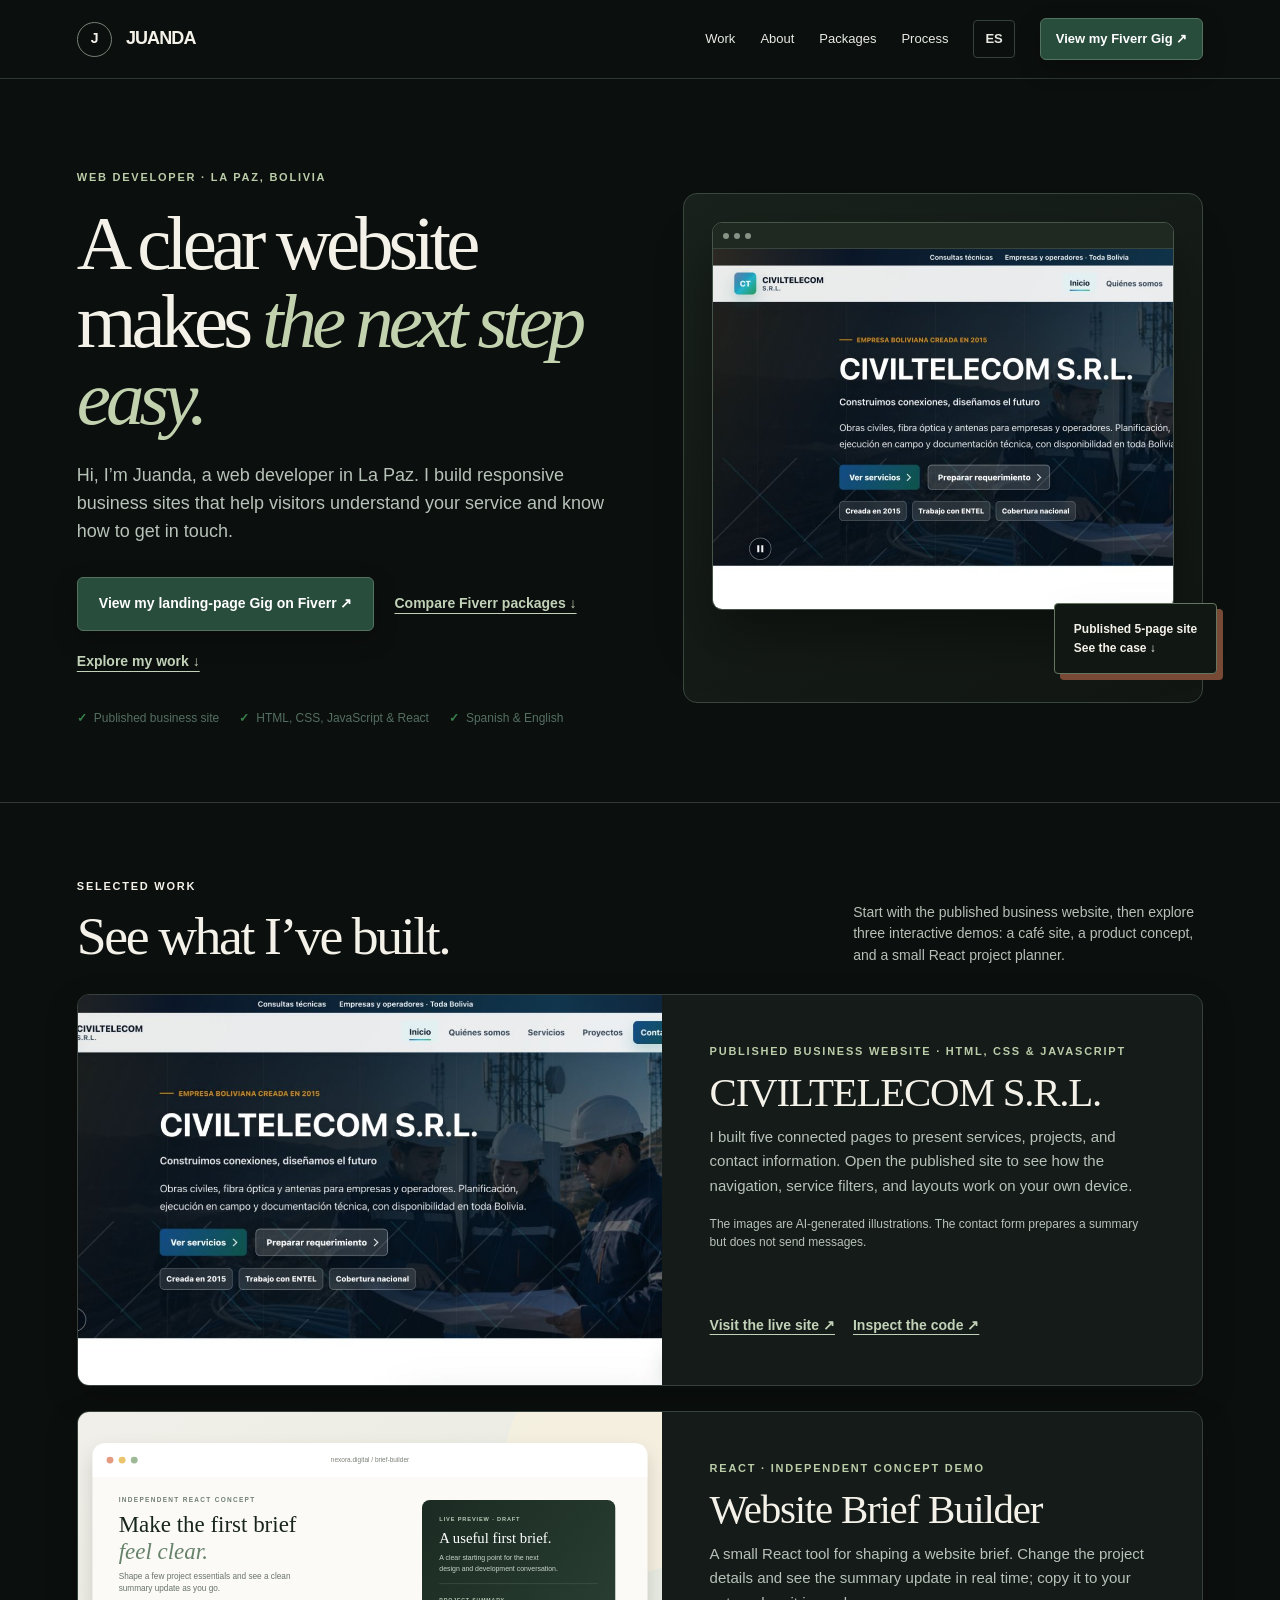
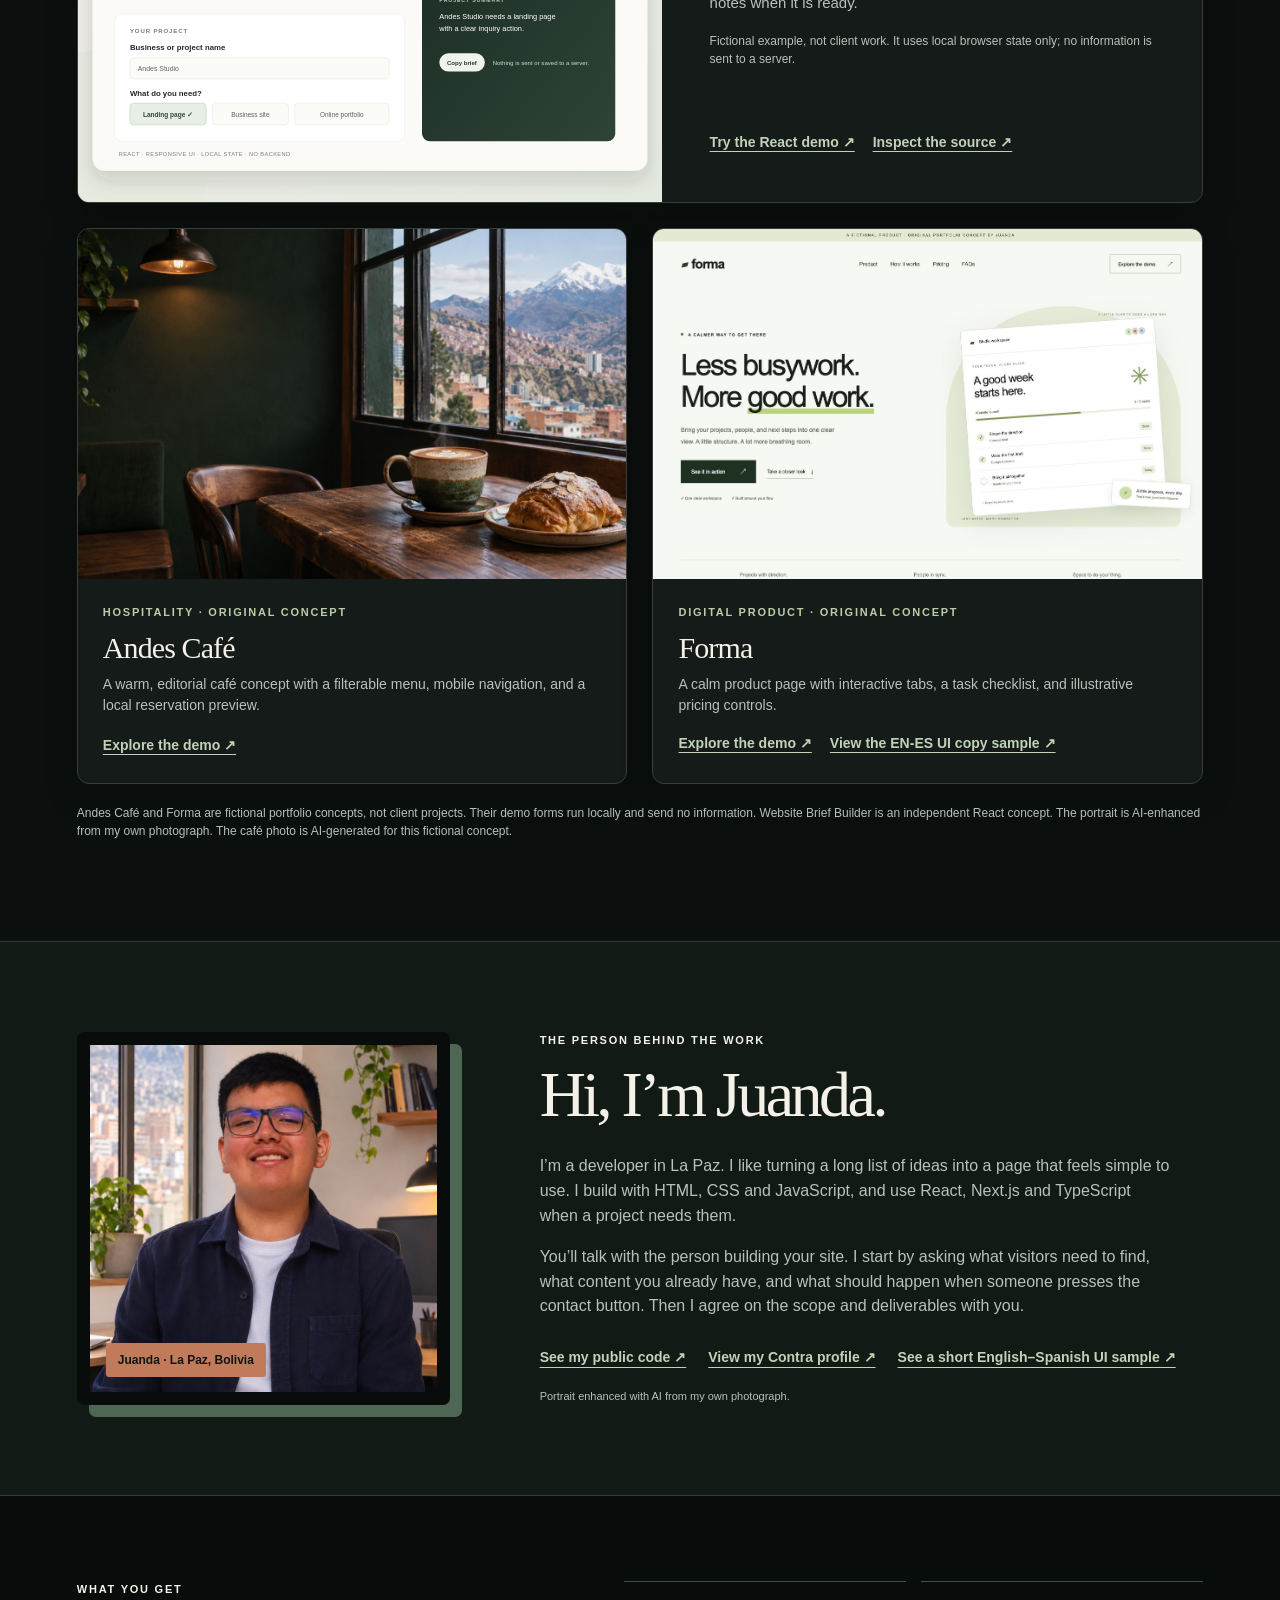
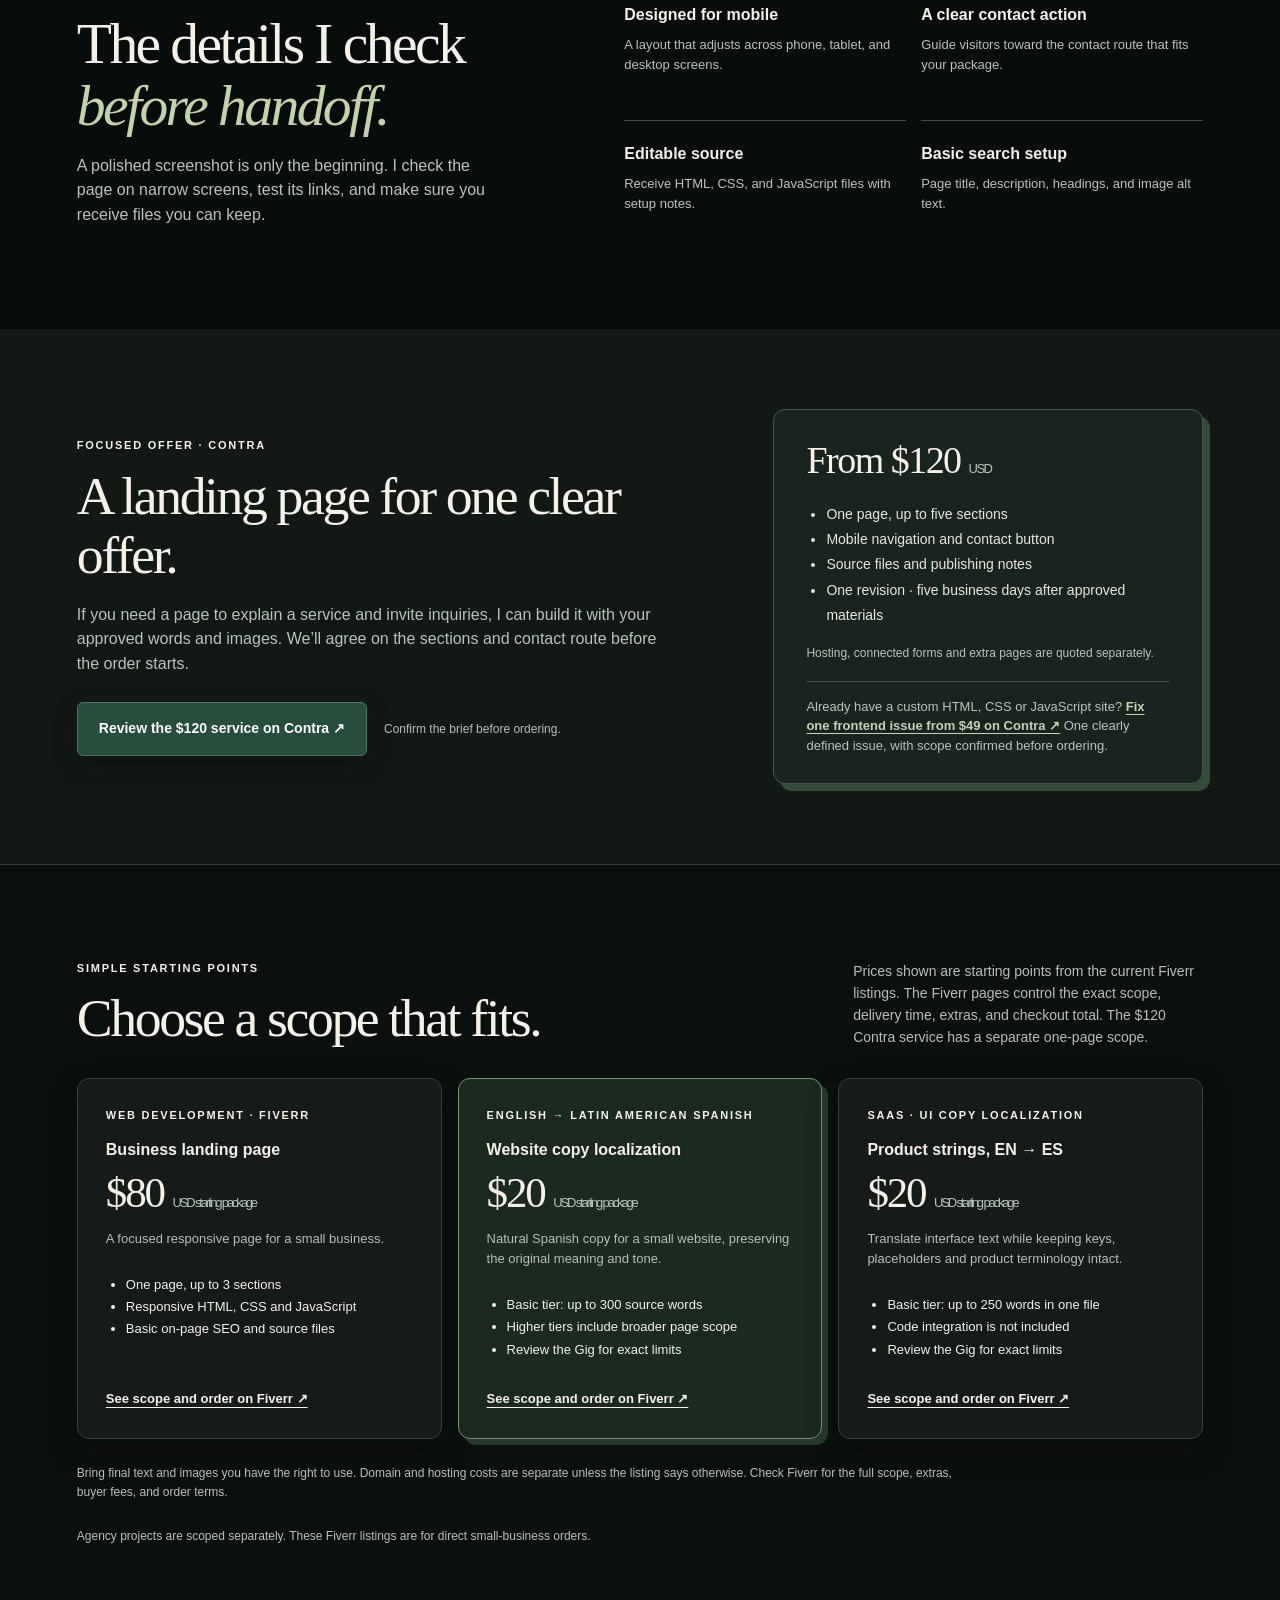
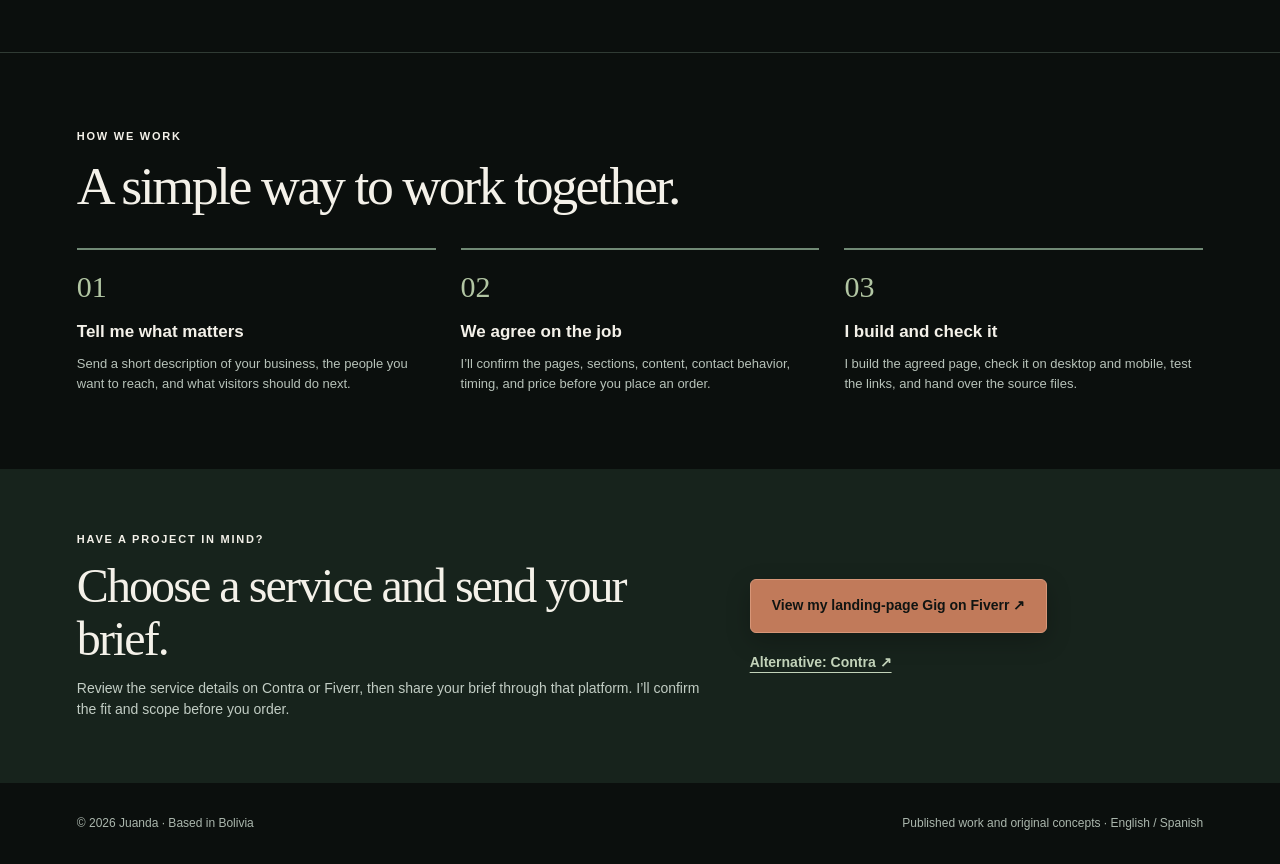
<file: index.html>
<!doctype html>
<html lang="en">
<head>
  <meta charset="utf-8">
  <meta name="viewport" content="width=device-width,initial-scale=1">
  <meta name="theme-color" content="#0d110f">
  <meta name="description" content="Meet Juanda, a web developer in Bolivia. Explore a published business website, three original interactive demos including a React concept, and clear landing-page services.">
  <meta property="og:title" content="Juanda | Websites built with care">
  <meta property="og:description" content="Real work, clear scope, and a direct way to talk about your website.">
  <meta property="og:type" content="website">
  <meta property="og:image" content="https://juanda832.github.io/juanda-portrait-2026.jpg">
  <meta property="og:url" content="https://juanda832.github.io/">
  <link rel="canonical" href="https://juanda832.github.io/">
  <link rel="alternate" hreflang="en" href="https://juanda832.github.io/">
  <link rel="alternate" hreflang="es" href="https://juanda832.github.io/es.html">
  <title>Juanda | Websites and frontend work</title>
  <link rel="icon" href="favicon.svg" type="image/svg+xml">
  <link rel="stylesheet" href="style.css">
</head>
<body>
  <header><div class="wrap nav"><a class="brand" href="#top"><span>J</span> JUANDA</a><nav class="navlinks" aria-label="Main navigation"><a href="#work">Work</a><a href="#about">About</a><a href="#packages">Packages</a><a href="#process">Process</a><a class="langlink" href="es.html" lang="es" hreflang="es" aria-label="Ver esta página en español">ES</a><a class="smallcta" href="https://www.fiverr.com/juanda812/build-a-responsive-landing-page-for-your-small-business" target="_blank" rel="noopener noreferrer">View my Fiverr Gig ↗</a></nav><details class="mobileNav"><summary>Menu</summary><div class="mobileNavPanel"><a href="#work">Work</a><a href="#about">About</a><a href="#packages">Packages</a><a href="#process">Process</a></div></details></div></header>
  <main id="top">
    <div class="wrap hero"><div><div class="eyebrow">Web developer · La Paz, Bolivia</div><h1>A clear website makes <em>the next step easy.</em></h1><p>Hi, I’m Juanda, a web developer in La Paz. I build responsive business sites that help visitors understand your service and know how to get in touch.</p><div class="actions"><a class="button" href="https://www.fiverr.com/juanda812/build-a-responsive-landing-page-for-your-small-business" target="_blank" rel="noopener noreferrer">View my landing-page Gig on Fiverr ↗</a><a class="textlink" href="#packages">Compare Fiverr packages ↓</a><a class="textlink" href="#work">Explore my work ↓</a></div><div class="proof"><span>Published business site</span><span>HTML, CSS, JavaScript &amp; React</span><span>Spanish &amp; English</span></div></div><div class="heroVisual"><div class="window"><div class="windowTop" aria-hidden="true"><i></i><i></i><i></i></div><img src="civiltelecom-site.png" alt="Screenshot of the published CIVILTELECOM business website"></div><div class="visualTag">Published 5-page site<br>See the case ↓</div></div></div>
    <section class="work" id="work"><div class="wrap"><div class="sectionTop"><div><div class="eyebrow">Selected work</div><h2>See what I’ve built.</h2></div><p>Start with the published business website, then explore three interactive demos: a café site, a product concept, and a small React project planner.</p></div><div class="projects"><article class="project featuredProject"><a href="https://juanda832.github.io/civiltelecom/" target="_blank" rel="noopener noreferrer" aria-label="Open the published CIVILTELECOM website"><img src="civiltelecom-site.png" loading="lazy" alt="Screenshot of the published CIVILTELECOM home page"></a><div class="projectBody"><div><div class="eyebrow">Published business website · HTML, CSS &amp; JavaScript</div><h3>CIVILTELECOM S.R.L.</h3><p>I built five connected pages to present services, projects, and contact information. Open the published site to see how the navigation, service filters, and layouts work on your own device.</p><p class="demoNote">The images are AI-generated illustrations. The contact form prepares a summary but does not send messages.</p></div><div class="projectLinks"><a href="https://juanda832.github.io/civiltelecom/" target="_blank" rel="noopener noreferrer">Visit the live site ↗</a><a href="https://github.com/juanda832/civiltelecom" target="_blank" rel="noopener noreferrer">Inspect the code ↗</a></div></div></article><article class="project featuredProject"><a href="react-brief-builder/" aria-label="Open the React Website Brief Builder concept demo"><img src="react-brief-builder/preview.svg" loading="lazy" alt="Preview of the React Website Brief Builder, with a project form and live summary"></a><div class="projectBody"><div><div class="eyebrow">React · Independent concept demo</div><h3>Website Brief Builder</h3><p>A small React tool for shaping a website brief. Change the project details and see the summary update in real time; copy it to your notes when it is ready.</p><p class="demoNote">Fictional example, not client work. It uses local browser state only; no information is sent to a server.</p></div><div class="projectLinks"><a href="react-brief-builder/">Try the React demo ↗</a><a href="https://github.com/juanda832/juanda832.github.io/tree/main/react-brief-builder" target="_blank" rel="noopener noreferrer">Inspect the source ↗</a></div></div></article><article class="project"><a href="andes-cafe/index.html" aria-label="Open Andes Café website concept"><img src="andes-cafe/assets/coffee-hero-2026.jpg" loading="lazy" alt="Warm responsive website concept for a fictional neighborhood café"></a><div class="projectBody"><div class="eyebrow">Hospitality · Original concept</div><h3>Andes Café</h3><p>A warm, editorial café concept with a filterable menu, mobile navigation, and a local reservation preview.</p><a href="andes-cafe/index.html">Explore the demo ↗</a></div></article><article class="project"><a href="flowdesk/index.html" aria-label="Open Forma website concept"><img src="flowdesk/desktop.png" loading="lazy" alt="Forma software landing page concept preview"></a><div class="projectBody"><div class="eyebrow">Digital product · Original concept</div><h3>Forma</h3><p>A calm product page with interactive tabs, a task checklist, and illustrative pricing controls.</p><div class="projectLinks"><a href="flowdesk/index.html">Explore the demo ↗</a><a href="saas-ui-localization-sample.pdf" target="_blank" rel="noopener noreferrer">View the EN-ES UI copy sample ↗</a></div></div></article></div><p class="demoNote">Andes Café and Forma are fictional portfolio concepts, not client projects. Their demo forms run locally and send no information. Website Brief Builder is an independent React concept. The portrait is AI-enhanced from my own photograph. The café photo is AI-generated for this fictional concept.</p></div></section>
    <section class="about" id="about" aria-labelledby="about-title"><div class="wrap aboutGrid"><div class="portraitFrame"><img src="juanda-portrait-2026.jpg" loading="lazy" alt="AI-enhanced portrait based on Juanda's own photo"><span>Juanda · La Paz, Bolivia</span></div><div class="aboutCopy"><div class="eyebrow">The person behind the work</div><h2 id="about-title">Hi, I’m Juanda.</h2><p>I’m a developer in La Paz. I like turning a long list of ideas into a page that feels simple to use. I build with HTML, CSS and JavaScript, and use React, Next.js and TypeScript when a project needs them.</p><p>You’ll talk with the person building your site. I start by asking what visitors need to find, what content you already have, and what should happen when someone presses the contact button. Then I agree on the scope and deliverables with you.</p><div class="aboutLinks"><a href="https://github.com/juanda832" target="_blank" rel="noopener noreferrer">See my public code ↗</a><a href="https://contra.com/juan_daniel_marin_penal_8fpiqvfy/work" target="_blank" rel="noopener noreferrer">View my Contra profile ↗</a><a href="localization-sample.pdf" target="_blank" rel="noopener noreferrer">See a short English–Spanish UI sample ↗</a></div><p class="demoNote">Portrait enhanced with AI from my own photograph.</p></div></div></section>

    <section class="value"><div class="wrap valueGrid"><div><div class="eyebrow">What you get</div><h2>The details I check <em>before handoff.</em></h2><p>A polished screenshot is only the beginning. I check the page on narrow screens, test its links, and make sure you receive files you can keep.</p></div><div class="featureList"><div class="feature"><strong>Designed for mobile</strong><span>A layout that adjusts across phone, tablet, and desktop screens.</span></div><div class="feature"><strong>A clear contact action</strong><span>Guide visitors toward the contact route that fits your package.</span></div><div class="feature"><strong>Editable source</strong><span>Receive HTML, CSS, and JavaScript files with setup notes.</span></div><div class="feature"><strong>Basic search setup</strong><span>Page title, description, headings, and image alt text.</span></div></div></div></section>
    <section class="contraOffer" id="contra"><div class="wrap contraOfferGrid"><div><div class="eyebrow">Focused offer · Contra</div><h2>A landing page for one clear offer.</h2><p>If you need a page to explain a service and invite inquiries, I can build it with your approved words and images. We’ll agree on the sections and contact route before the order starts.</p><div class="contraOfferActions"><a class="button" href="https://contra.com/s/UrWEg67k-custom-responsive-landing-page-or-html-css-and-java-script" target="_blank" rel="noopener noreferrer">Review the $120 service on Contra ↗</a><span>Confirm the brief before ordering.</span></div></div><div class="contraOfferSummary"><strong>From $120 <small>USD</small></strong><ul><li>One page, up to five sections</li><li>Mobile navigation and contact button</li><li>Source files and publishing notes</li><li>One revision · five business days after approved materials</li></ul><p>Hosting, connected forms and extra pages are quoted separately.</p><p class="quickFix">Already have a custom HTML, CSS or JavaScript site? <a href="https://contra.com/s/MEXWkoEX-fix-one-mobile-layout-or-frontend-issue-or-html-css-and-js" target="_blank" rel="noopener noreferrer">Fix one frontend issue from $49 on Contra ↗</a> One clearly defined issue, with scope confirmed before ordering.</p></div></div></section><section class="pricing" id="packages"><div class="wrap"><div class="sectionTop"><div><div class="eyebrow">Simple starting points</div><h2>Choose a scope that fits.</h2></div><p>Prices shown are starting points from the current Fiverr listings. The Fiverr pages control the exact scope, delivery time, extras, and checkout total. The $120 Contra service has a separate one-page scope.</p></div><div class="cards currentPackage"><article class="card"><div class="eyebrow">Web development · Fiverr</div><h3>Business landing page</h3><div class="price">$80 <small>USD starting package</small></div><p>A focused responsive page for a small business.</p><ul><li>One page, up to 3 sections</li><li>Responsive HTML, CSS and JavaScript</li><li>Basic on-page SEO and source files</li></ul><div class="bottom"><a href="https://www.fiverr.com/juanda812/build-a-responsive-landing-page-for-your-small-business" target="_blank" rel="noopener noreferrer">See scope and order on Fiverr ↗</a></div></article><article class="card"><div class="eyebrow">English → Latin American Spanish</div><h3>Website copy localization</h3><div class="price">$20 <small>USD starting package</small></div><p>Natural Spanish copy for a small website, preserving the original meaning and tone.</p><ul><li>Basic tier: up to 300 source words</li><li>Higher tiers include broader page scope</li><li>Review the Gig for exact limits</li></ul><div class="bottom"><a href="https://www.fiverr.com/juanda812/translate-and-localize-your-website-from-english-to-latin-american-spanish" target="_blank" rel="noopener noreferrer">See scope and order on Fiverr ↗</a></div></article><article class="card"><div class="eyebrow">SaaS · UI copy localization</div><h3>Product strings, EN → ES</h3><div class="price">$20 <small>USD starting package</small></div><p>Translate interface text while keeping keys, placeholders and product terminology intact.</p><ul><li>Basic tier: up to 250 words in one file</li><li>Code integration is not included</li><li>Review the Gig for exact limits</li></ul><div class="bottom"><a href="https://www.fiverr.com/juanda812/localize-your-saas-ui-strings-into-latin-american-spanish" target="_blank" rel="noopener noreferrer">See scope and order on Fiverr ↗</a></div></article></div><p class="pricingNote">Bring final text and images you have the right to use. Domain and hosting costs are separate unless the listing says otherwise. Check Fiverr for the full scope, extras, buyer fees, and order terms.</p><p class="pricingNote">Agency projects are scoped separately. These Fiverr listings are for direct small-business orders.</p></div></section>
    <section class="process" id="process"><div class="wrap"><div class="sectionTop"><div><div class="eyebrow">How we work</div><h2>A simple way to work together.</h2></div></div><div class="steps"><div class="step"><b>01</b><h3>Tell me what matters</h3><p>Send a short description of your business, the people you want to reach, and what visitors should do next.</p></div><div class="step"><b>02</b><h3>We agree on the job</h3><p>I’ll confirm the pages, sections, content, contact behavior, timing, and price before you place an order.</p></div><div class="step"><b>03</b><h3>I build and check it</h3><p>I build the agreed page, check it on desktop and mobile, test the links, and hand over the source files.</p></div></div></div></section>
    <section class="ctaBand"><div class="wrap ctaFlex"><div><div class="eyebrow">Have a project in mind?</div><h2>Choose a service and send your brief.</h2><p>Review the service details on Contra or Fiverr, then share your brief through that platform. I’ll confirm the fit and scope before you order.</p></div><div class="ctaLinks"><a class="button" href="https://www.fiverr.com/juanda812/build-a-responsive-landing-page-for-your-small-business" target="_blank" rel="noopener noreferrer">View my landing-page Gig on Fiverr ↗</a>
<a class="textlink" href="https://contra.com/s/UrWEg67k-custom-responsive-landing-page-or-html-css-and-java-script" target="_blank" rel="noopener noreferrer">Alternative: Contra ↗</a></div></div></section>
  </main><footer><div class="wrap foot"><span>© 2026 Juanda · Based in Bolivia</span><span>Published work and original concepts · English / Spanish</span></div></footer>
</body>
</html>
</file>
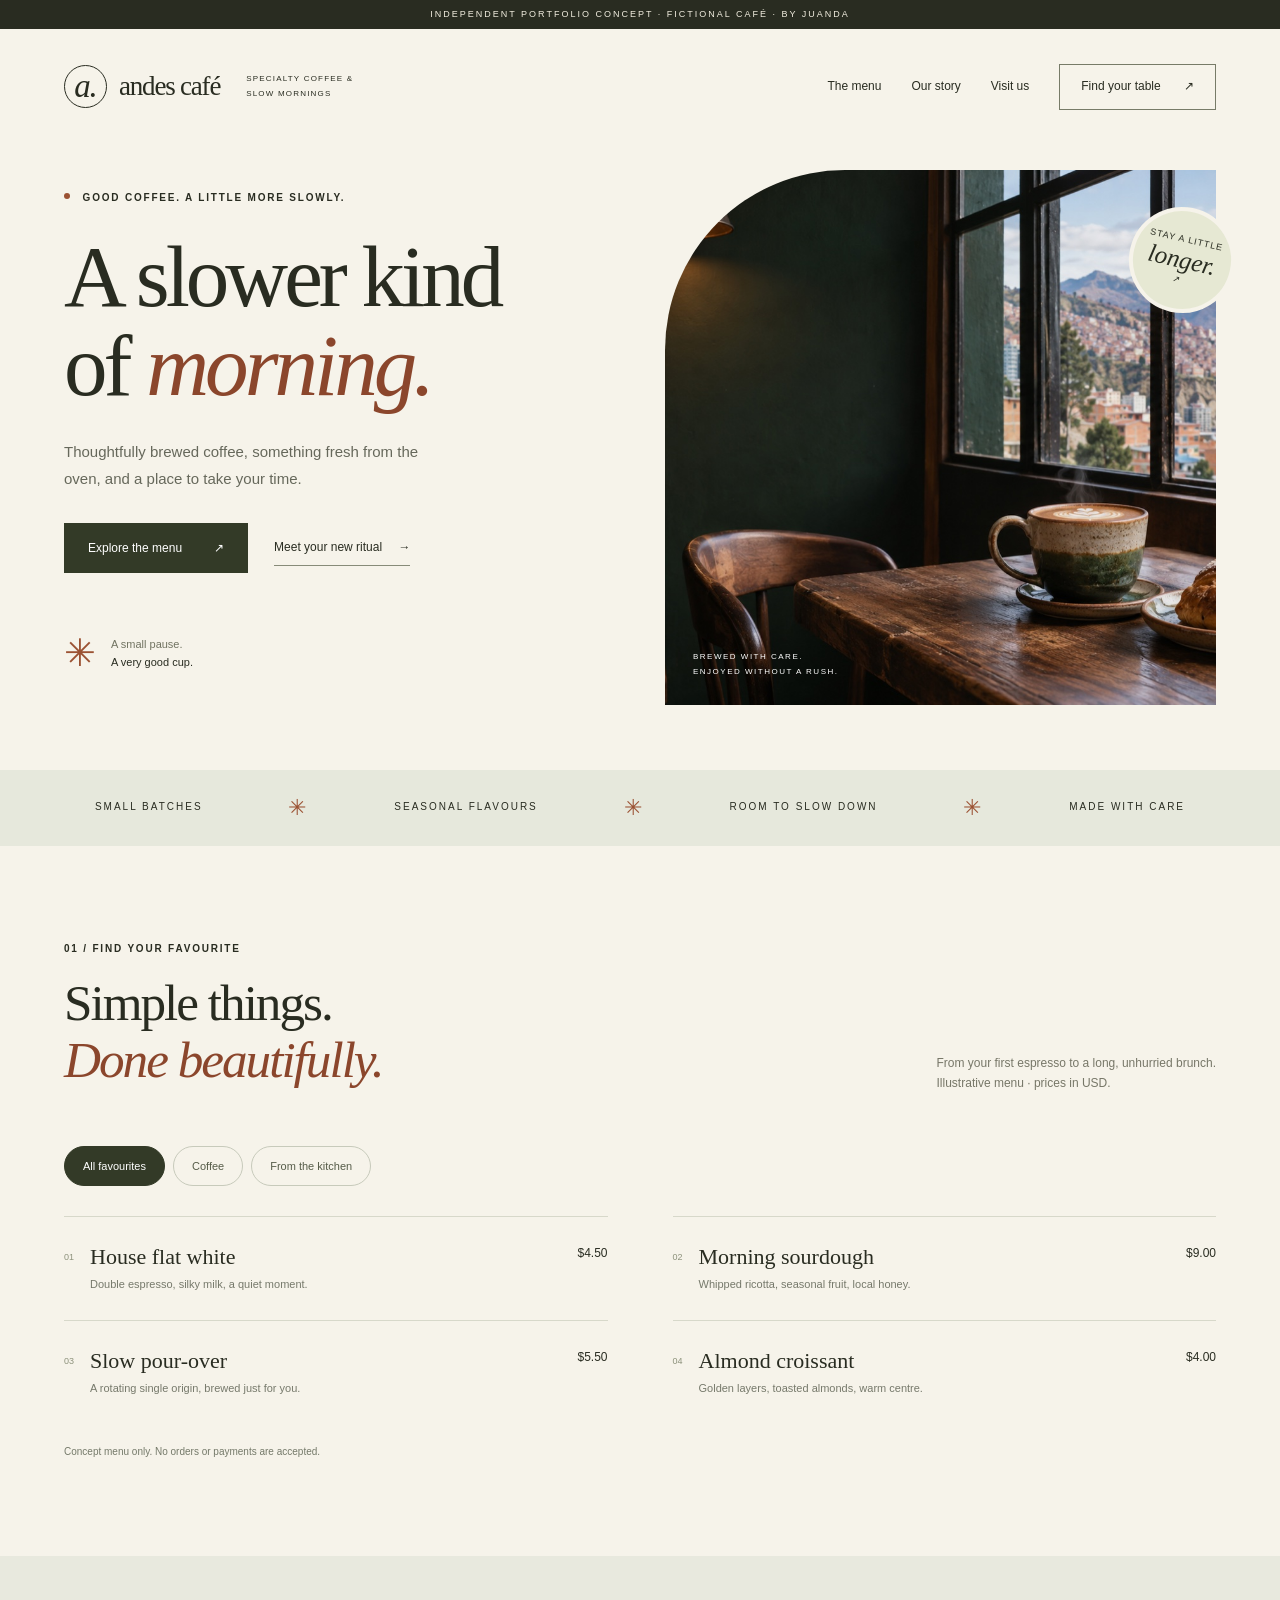
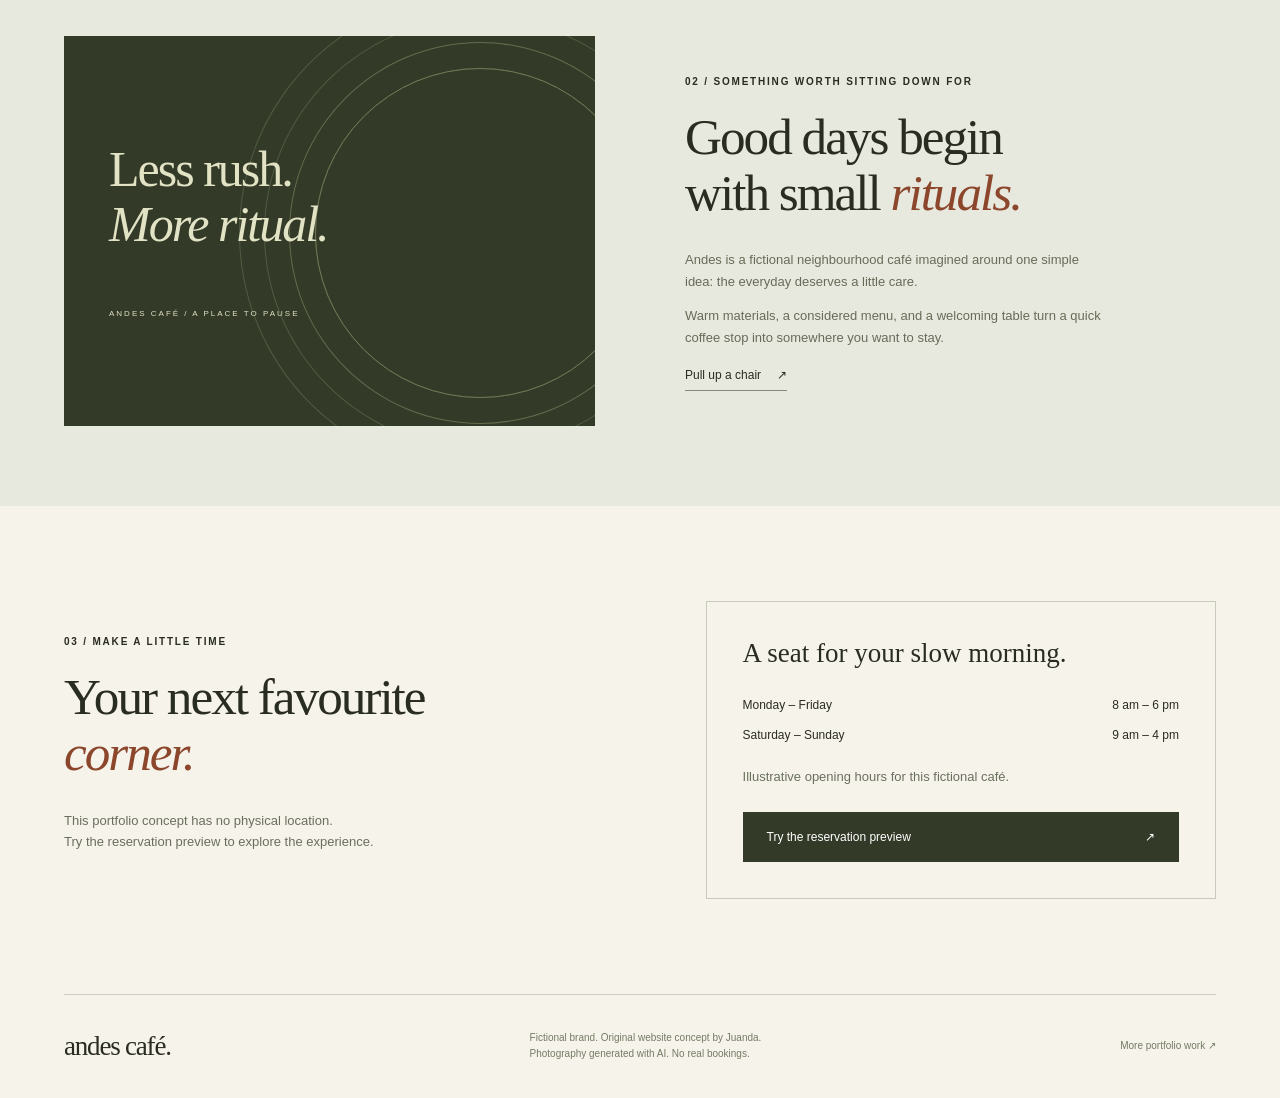
<file: andes-cafe/index.html>
<!doctype html>
<html lang="en"><head><meta charset="utf-8"><meta name="viewport" content="width=device-width,initial-scale=1"><meta name="description" content="Andes Café — an original specialty coffee website concept by Juanda. Explore the menu and a local reservation demo."><meta name="theme-color" content="#f6f3ea"><title>Andes Café — A slower kind of morning</title><link rel="stylesheet" href="style.css"><script defer src="app.js"></script></head><body>
<a class="skip" href="#main">Skip to content</a><div class="demo-bar">INDEPENDENT PORTFOLIO CONCEPT · FICTIONAL CAFÉ · BY JUANDA</div>
<header class="wrap"><a class="brand" href="#" aria-label="Andes Café home"><span class="brand-icon">a.</span> andes café<span class="brand-note">SPECIALTY COFFEE & SLOW MORNINGS</span></a><button class="nav-toggle" aria-expanded="false" aria-controls="nav">Menu <span>＋</span></button><nav id="nav" aria-label="Main navigation"><a href="#menu">The menu</a><a href="#story">Our story</a><a href="#visit">Visit us</a><button class="outline" data-book>Find your table <span>↗</span></button></nav></header>
<main id="main"><section class="hero wrap"><div class="hero-copy"><p class="eyebrow"><span></span> GOOD COFFEE. A LITTLE MORE SLOWLY.</p><h1>A slower kind<br>of <em>morning.</em></h1><p class="lede">Thoughtfully brewed coffee, something fresh from the oven, and a place to take your time.</p><div class="actions"><a class="button" href="#menu">Explore the menu <span>↗</span></a><a class="text-link" href="#story">Meet your new ritual <span>→</span></a></div><div class="hero-note"><span class="sun">✳</span><p>A small pause.<br><strong>A very good cup.</strong></p></div></div><div class="hero-visual"><img src="assets/coffee-hero-2026.jpg" alt="AI-generated portfolio concept photo of coffee and pastry by a window overlooking La Paz and Illimani" width="1500" height="844" fetchpriority="high"><div class="image-label">BREWED WITH CARE.<br>ENJOYED WITHOUT A RUSH.</div><div class="roundel">STAY A LITTLE<br><span>longer.</span>↗</div></div></section>
<div class="ribbon"><span>SMALL BATCHES</span><i>✳</i><span>SEASONAL FLAVOURS</span><i>✳</i><span>ROOM TO SLOW DOWN</span><i>✳</i><span>MADE WITH CARE</span></div>
<section id="menu" class="section wrap"><div class="section-head"><div><p class="eyebrow">01 / FIND YOUR FAVOURITE</p><h2>Simple things.<br><em>Done beautifully.</em></h2></div><p>From your first espresso to a long, unhurried brunch.<br>Illustrative menu · prices in USD.</p></div><div class="filters" role="group" aria-label="Filter menu"><button data-filter="all" aria-pressed="true">All favourites</button><button data-filter="coffee" aria-pressed="false">Coffee</button><button data-filter="kitchen" aria-pressed="false">From the kitchen</button></div><div class="menu-grid"><article data-category="coffee"><span class="menu-number">01</span><div><h3>House flat white</h3><p>Double espresso, silky milk, a quiet moment.</p></div><span class="price">$4.50</span></article><article data-category="kitchen"><span class="menu-number">02</span><div><h3>Morning sourdough</h3><p>Whipped ricotta, seasonal fruit, local honey.</p></div><span class="price">$9.00</span></article><article data-category="coffee"><span class="menu-number">03</span><div><h3>Slow pour-over</h3><p>A rotating single origin, brewed just for you.</p></div><span class="price">$5.50</span></article><article data-category="kitchen"><span class="menu-number">04</span><div><h3>Almond croissant</h3><p>Golden layers, toasted almonds, warm centre.</p></div><span class="price">$4.00</span></article></div><p class="fineprint">Concept menu only. No orders or payments are accepted.</p></section>
<section id="story" class="story"><div class="wrap story-grid"><div class="story-art" aria-hidden="true"><div class="rings"></div><span>Less rush.<br><em>More ritual.</em></span><small>ANDES CAFÉ / A PLACE TO PAUSE</small></div><div class="story-copy"><p class="eyebrow">02 / SOMETHING WORTH SITTING DOWN FOR</p><h2>Good days begin<br>with small <em>rituals.</em></h2><p>Andes is a fictional neighbourhood café imagined around one simple idea: the everyday deserves a little care.</p><p>Warm materials, a considered menu, and a welcoming table turn a quick coffee stop into somewhere you want to stay.</p><a class="text-link" href="#visit">Pull up a chair <span>↗</span></a></div></div></section>
<section id="visit" class="section wrap visit"><div><p class="eyebrow">03 / MAKE A LITTLE TIME</p><h2>Your next favourite<br><em>corner.</em></h2><p>This portfolio concept has no physical location.<br>Try the reservation preview to explore the experience.</p></div><div class="visit-card"><h3>A seat for your slow morning.</h3><div class="hours"><span>Monday – Friday</span><strong>8 am – 6 pm</strong><span>Saturday – Sunday</span><strong>9 am – 4 pm</strong></div><p class="fineprint">Illustrative opening hours for this fictional café.</p><button class="button" data-book>Try the reservation preview <span>↗</span></button></div></section></main>
<footer class="wrap"><a class="brand" href="#">andes café.</a><p>Fictional brand. Original website concept by Juanda.<br>Photography generated with AI. No real bookings.</p><a href="../index.html">More portfolio work ↗</a></footer>
<dialog id="booking" aria-labelledby="booking-title"><button class="close" aria-label="Close reservation preview">×</button><p class="eyebrow">AN INTERACTIVE PREVIEW</p><h2 id="booking-title">A table for <em>you.</em></h2><p>This demo works in your browser. Nothing is sent or booked.</p><form id="booking-form"><label>First name<input name="name" autocomplete="off" required maxlength="40" placeholder="Your first name"></label><div class="form-row"><label>Date<input name="date" type="date" required></label><label>Guests<select name="guests"><option>1 guest</option><option selected>2 guests</option><option>3 guests</option><option>4 guests</option></select></label></div><label>Time<select name="time"><option>09:00</option><option>10:00</option><option>11:00</option><option>14:00</option><option>15:00</option></select></label><button class="button" type="submit">Preview my request <span>↗</span></button><p id="booking-result" role="status"></p></form></dialog></body></html>
</file>
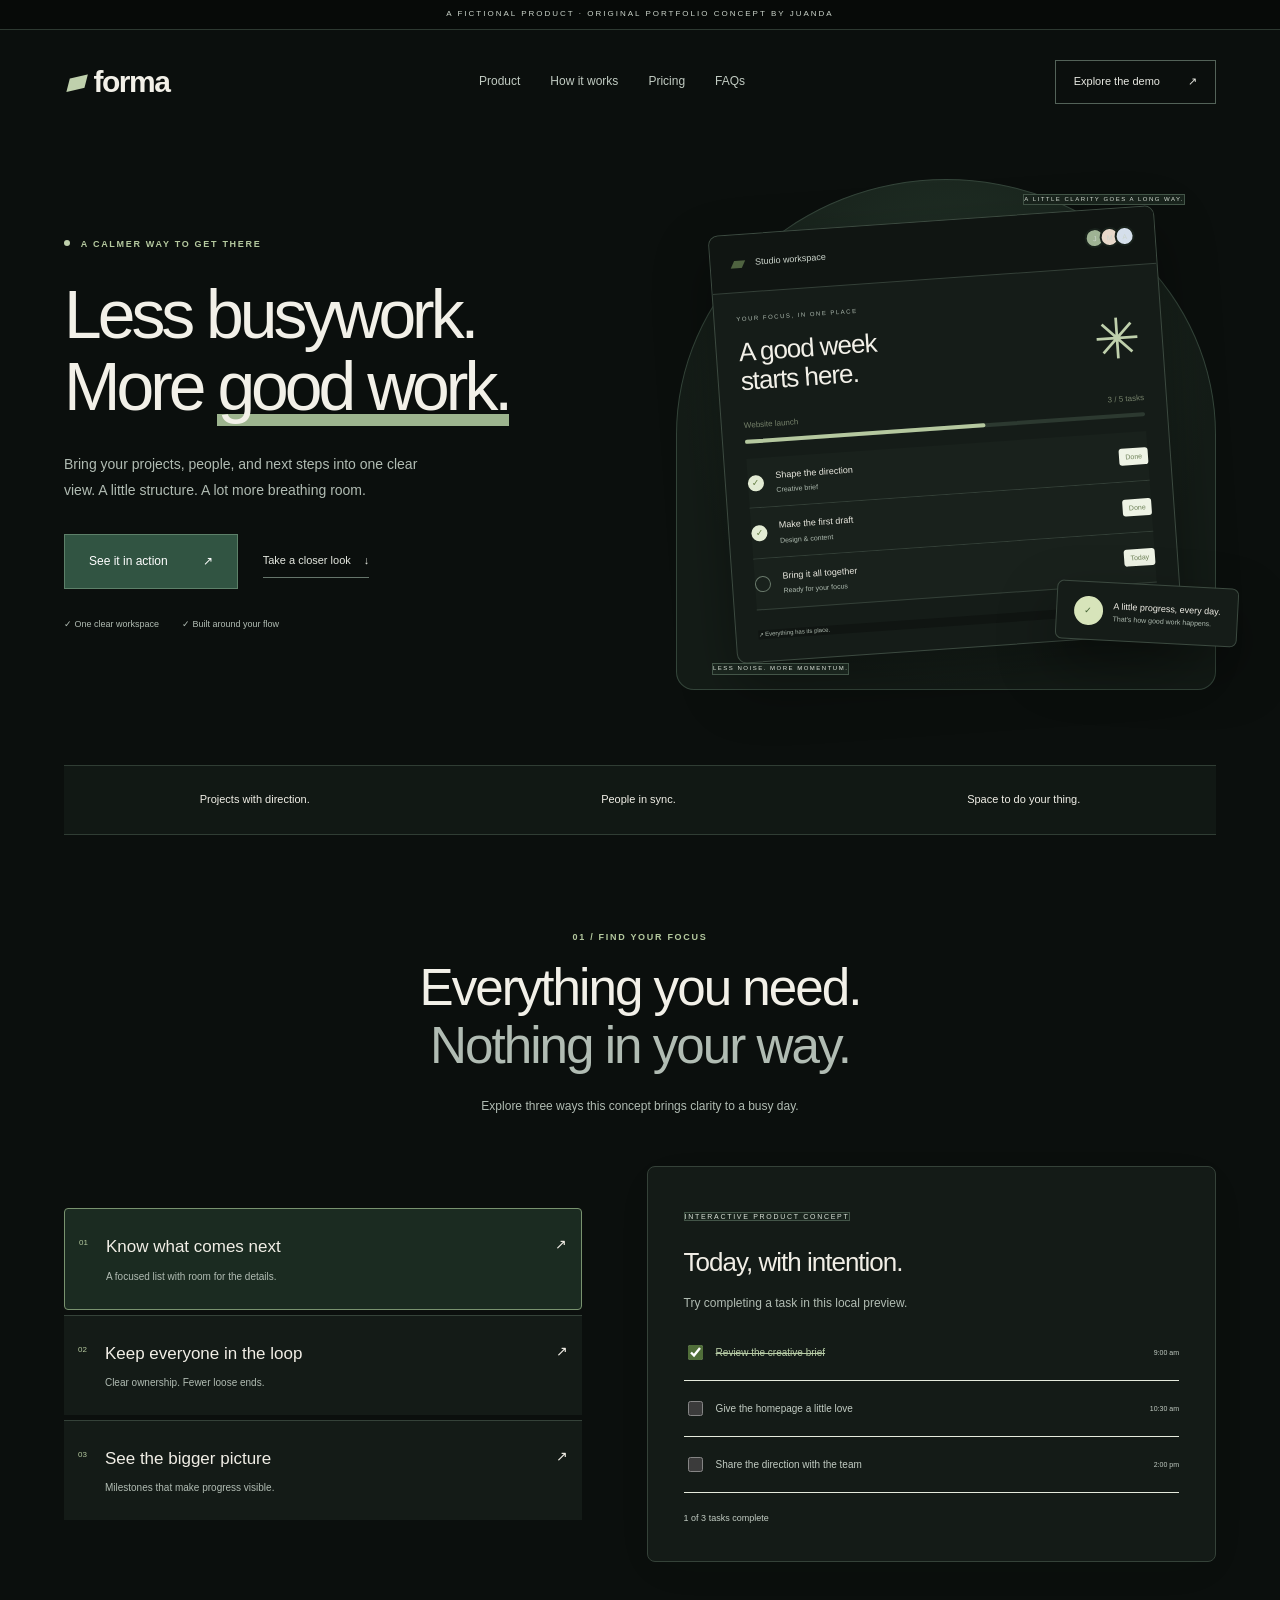
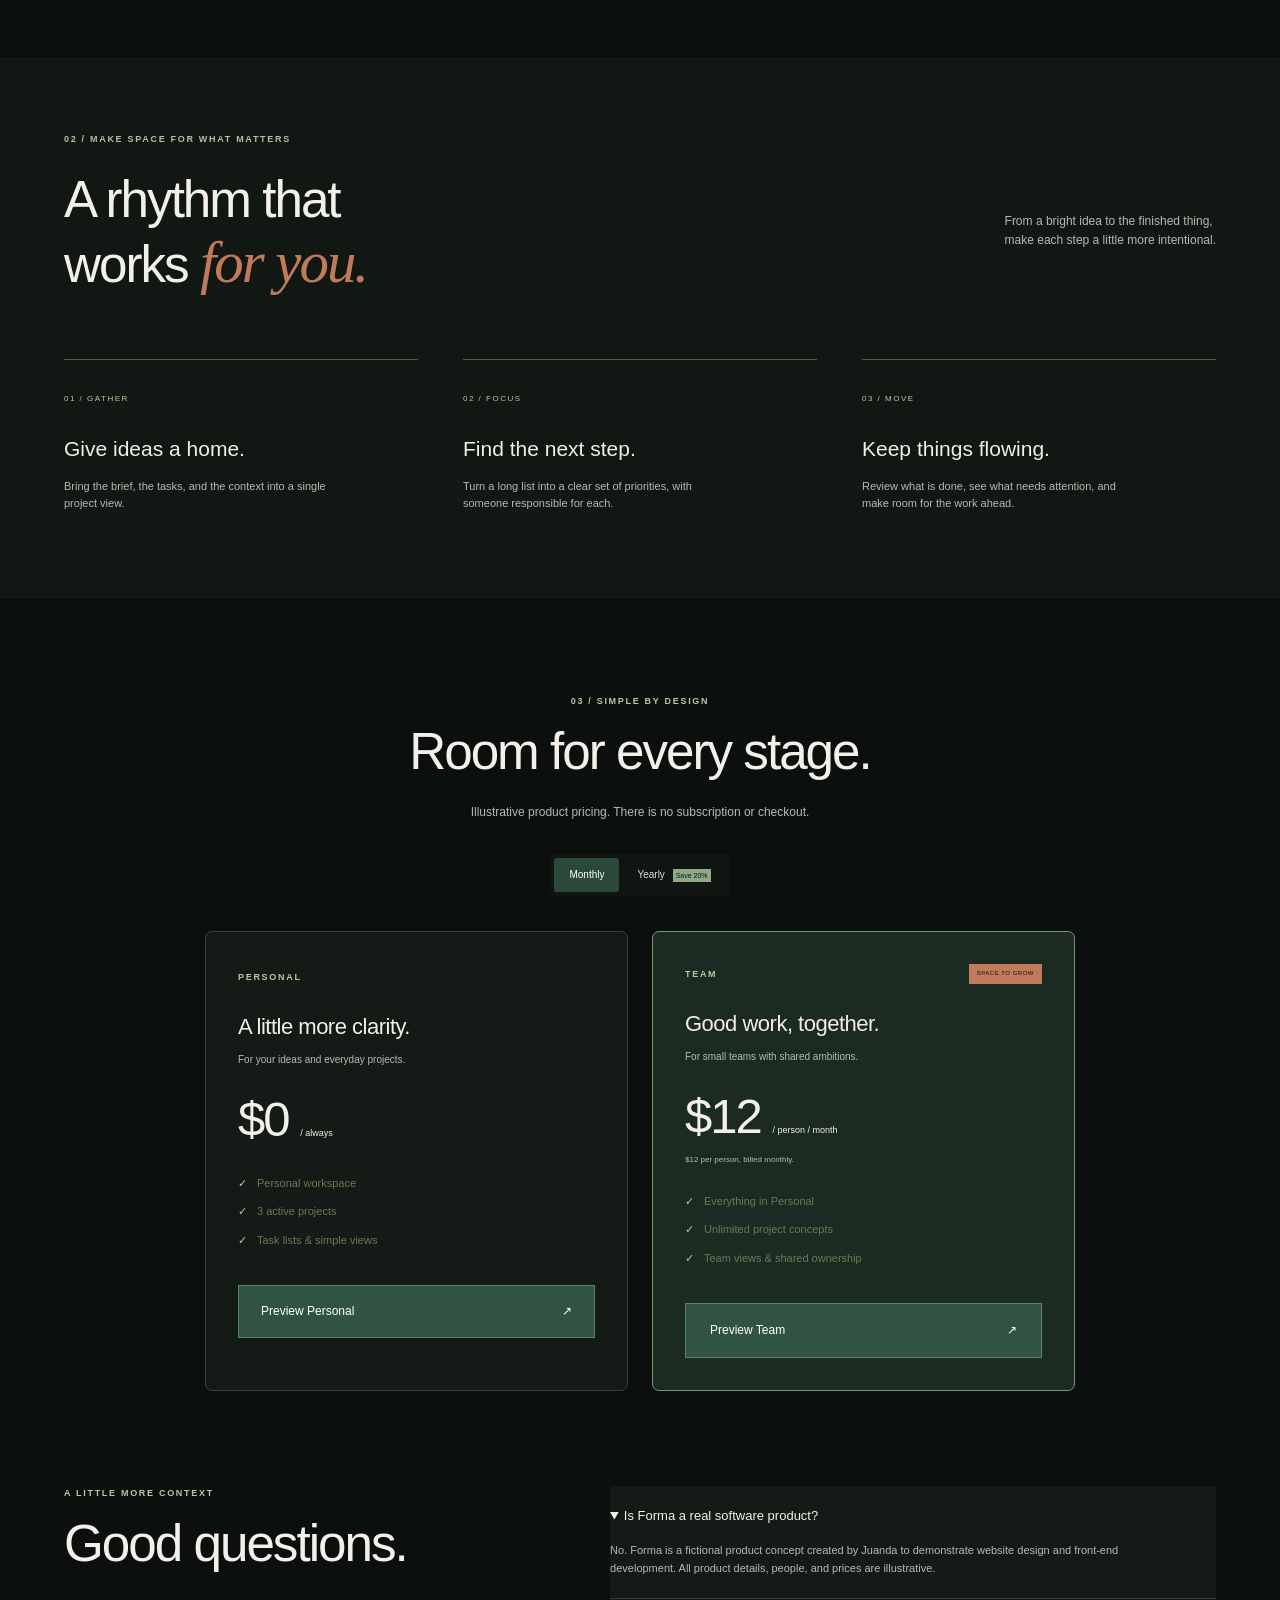
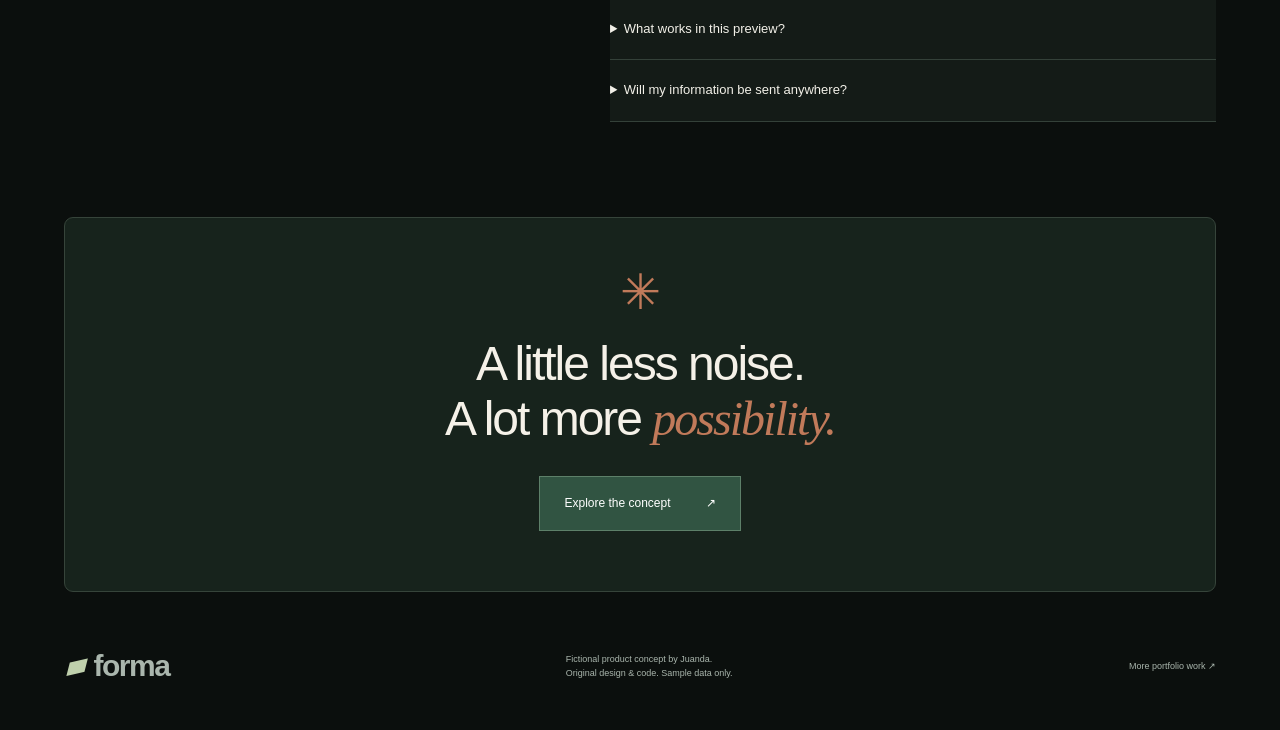
<file: flowdesk/index.html>
<!doctype html><html lang="en"><head><meta charset="utf-8"><meta name="viewport" content="width=device-width,initial-scale=1"><meta name="description" content="Forma — an original workflow software landing page concept by Juanda, with an interactive product preview and pricing calculator."><meta name="theme-color" content="#0d110f"><title>Forma — Make room for your best work</title><link rel="stylesheet" href="style.css"><script defer src="app.js"></script></head><body><a class="skip" href="#main">Skip to content</a><div class="concept">A FICTIONAL PRODUCT · ORIGINAL PORTFOLIO CONCEPT BY JUANDA</div><header class="wrap"><a class="logo" href="#"><span class="logo-mark" aria-hidden="true">▰</span> forma</a><button class="nav-toggle" aria-expanded="false" aria-controls="nav">Menu ＋</button><nav id="nav" aria-label="Main navigation"><a href="#product">Product</a><a href="#workflow">How it works</a><a href="#pricing">Pricing</a><a href="#faq">FAQs</a></nav><button class="small-button" data-demo>Explore the demo <span>↗</span></button></header><main id="main"><section class="hero wrap"><div class="hero-copy"><p class="eyebrow"><span class="pulse"></span> A CALMER WAY TO GET THERE</p><h1>Less busywork.<br>More <span class="underline">good work.</span></h1><p>Bring your projects, people, and next steps into one clear view. A little structure. A lot more breathing room.</p><div class="hero-actions"><button class="button" data-demo>See it in action <span>↗</span></button><a class="text-link" href="#product">Take a closer look <span>↓</span></a></div><div class="hero-points"><span>✓ One clear workspace</span><span>✓ Built around your flow</span></div></div><div class="hero-art"><div class="art-grid"></div><span class="floating-label label-one">A LITTLE CLARITY GOES A LONG WAY.</span><div class="workspace"><div class="workspace-top"><span><b class="mini-mark">▰</b> Studio workspace</span><span class="avatars"><i>J</i><i>M</i><i>A</i></span></div><div class="workspace-body"><div class="workspace-kicker">YOUR FOCUS, IN ONE PLACE</div><div class="workspace-title">A good week<br>starts here.<span>✳</span></div><div class="progress-label"><span>Website launch</span><span>3 / 5 tasks</span></div><div class="progress"><span></span></div><div class="task done"><span>✓</span><div>Shape the direction<small>Creative brief</small></div><em>Done</em></div><div class="task done"><span>✓</span><div>Make the first draft<small>Design & content</small></div><em>Done</em></div><div class="task"><span class="empty"></span><div>Bring it all together<small>Ready for your focus</small></div><em>Today</em></div><div class="workspace-foot"><span>↗ Everything has its place.</span><span>SAMPLE DATA</span></div></div></div><div class="floating-card"><span class="check">✓</span><div>A little progress, every day.<small>That's how good work happens.</small></div></div><span class="floating-label label-two">LESS NOISE. MORE MOMENTUM.</span></div></section><div class="wrap manifesto"><span>Projects with direction.</span><span>People in sync.</span><span>Space to do your thing.</span></div>
<section id="product" class="section wrap"><div class="section-intro"><p class="eyebrow">01 / FIND YOUR FOCUS</p><h2>Everything you need.<br><span class="muted">Nothing in your way.</span></h2><p>Explore three ways this concept brings clarity to a busy day.</p></div><div class="product-layout"><div class="product-tabs" role="tablist" aria-label="Product preview"><button id="tab-focus" role="tab" aria-selected="true" aria-controls="panel-focus" tabindex="0"><span>01</span><div>Know what comes next<p>A focused list with room for the details.</p></div><b>↗</b></button><button id="tab-team" role="tab" aria-selected="false" aria-controls="panel-team" tabindex="-1"><span>02</span><div>Keep everyone in the loop<p>Clear ownership. Fewer loose ends.</p></div><b>↗</b></button><button id="tab-plan" role="tab" aria-selected="false" aria-controls="panel-plan" tabindex="-1"><span>03</span><div>See the bigger picture<p>Milestones that make progress visible.</p></div><b>↗</b></button></div><div class="product-panels"><div id="panel-focus" role="tabpanel" aria-labelledby="tab-focus"><span class="preview-tag">INTERACTIVE PRODUCT CONCEPT</span><h3>Today, with intention.</h3><p class="muted">Try completing a task in this local preview.</p><div class="checklist"><label><input type="checkbox" checked><span>Review the creative brief</span><small>9:00 am</small></label><label><input type="checkbox"><span>Give the homepage a little love</span><small>10:30 am</small></label><label><input type="checkbox"><span>Share the direction with the team</span><small>2:00 pm</small></label></div><p class="task-count" role="status">1 of 3 tasks complete</p></div><div id="panel-team" role="tabpanel" aria-labelledby="tab-team" hidden><span class="preview-tag">SAMPLE TEAM</span><h3>The right people, together.</h3><div class="person"><i>J</i><div>Jamie<small>Design direction</small></div><span>In progress</span></div><div class="person"><i>M</i><div>Morgan<small>Content & voice</small></div><span>In review</span></div><div class="person"><i>A</i><div>Alex<small>Development</small></div><span>Up next</span></div><p class="muted">Illustrative team only. No collaboration service is connected.</p></div><div id="panel-plan" role="tabpanel" aria-labelledby="tab-plan" hidden><span class="preview-tag">SAMPLE ROADMAP</span><h3>A path you can actually see.</h3><ol class="roadmap"><li><span>01</span><div>Find the direction<small>Discovery & priorities</small></div><b>✓</b></li><li><span>02</span><div>Build with intention<small>Design & development</small></div><b>→</b></li><li><span>03</span><div>Make it real<small>Review & launch</small></div><b>○</b></li></ol></div></div></div></section>
<section id="workflow" class="workflow"><div class="wrap"><p class="eyebrow">02 / MAKE SPACE FOR WHAT MATTERS</p><div class="workflow-head"><h2>A rhythm that<br>works <em>for you.</em></h2><p>From a bright idea to the finished thing,<br>make each step a little more intentional.</p></div><div class="steps"><article><span>01 / GATHER</span><h3>Give ideas a home.</h3><p>Bring the brief, the tasks, and the context into a single project view.</p></article><article><span>02 / FOCUS</span><h3>Find the next step.</h3><p>Turn a long list into a clear set of priorities, with someone responsible for each.</p></article><article><span>03 / MOVE</span><h3>Keep things flowing.</h3><p>Review what is done, see what needs attention, and make room for the work ahead.</p></article></div></div></section>
<section id="pricing" class="section wrap"><div class="section-intro"><p class="eyebrow">03 / SIMPLE BY DESIGN</p><h2>Room for every stage.</h2><p>Illustrative product pricing. There is no subscription or checkout.</p><div class="billing" role="group" aria-label="Billing period"><button data-billing="monthly" aria-pressed="true">Monthly</button><button data-billing="annual" aria-pressed="false">Yearly <span>Save 20%</span></button></div></div><div class="pricing-grid"><article class="plan"><span class="eyebrow">PERSONAL</span><h3>A little more clarity.</h3><p>For your ideas and everyday projects.</p><div class="plan-price">$0 <span>/ always</span></div><ul><li>Personal workspace</li><li>3 active projects</li><li>Task lists & simple views</li></ul><button class="plan-button" data-demo>Preview Personal <span>↗</span></button></article><article class="plan featured"><div class="plan-top"><span class="eyebrow">TEAM</span><span class="plan-badge">SPACE TO GROW</span></div><h3>Good work, together.</h3><p>For small teams with shared ambitions.</p><div class="plan-price">$<span id="team-price">12</span> <span>/ person / month</span></div><p id="billing-note" class="billing-note">$12 per person, billed monthly.</p><ul><li>Everything in Personal</li><li>Unlimited project concepts</li><li>Team views & shared ownership</li></ul><button class="button" data-demo>Preview Team <span>↗</span></button></article></div></section>
<section id="faq" class="faq wrap"><div><p class="eyebrow">A LITTLE MORE CONTEXT</p><h2>Good questions.</h2></div><div><details open><summary>Is Forma a real software product?</summary><p>No. Forma is a fictional product concept created by Juanda to demonstrate website design and front-end development. All product details, people, and prices are illustrative.</p></details><details><summary>What works in this preview?</summary><p>The navigation, product tabs, task checkboxes, billing calculator, and demo request preview run locally in your browser.</p></details><details><summary>Will my information be sent anywhere?</summary><p>No. The demo request form displays a local confirmation. It does not send data, create accounts, accept payments, or store personal information.</p></details></div></section><section class="cta wrap"><span class="cta-star" aria-hidden="true">✳</span><h2>A little less noise.<br>A lot more <em>possibility.</em></h2><button class="button" data-demo>Explore the concept <span>↗</span></button></section></main><footer class="wrap"><a class="logo" href="#"><span class="logo-mark">▰</span> forma</a><p>Fictional product concept by Juanda.<br>Original design & code. Sample data only.</p><a href="../index.html">More portfolio work ↗</a></footer><dialog id="demo" aria-labelledby="demo-title"><button class="close" aria-label="Close demo preview">×</button><span class="preview-tag">LOCAL PREVIEW / NO DATA SENT</span><h2 id="demo-title">See a clearer<br>way to work.</h2><p>Try the request flow. This does not create an account or arrange a real meeting.</p><form><label>Your first name<input name="name" required maxlength="40" placeholder="Your first name" autocomplete="off"></label><label>What would you like to explore?<select name="interest"><option>Personal projects</option><option>Small team workflow</option><option>A custom website like this</option></select></label><button class="button" type="submit">Preview request <span>↗</span></button><p id="demo-result" role="status"></p></form></dialog></body></html>
</file>
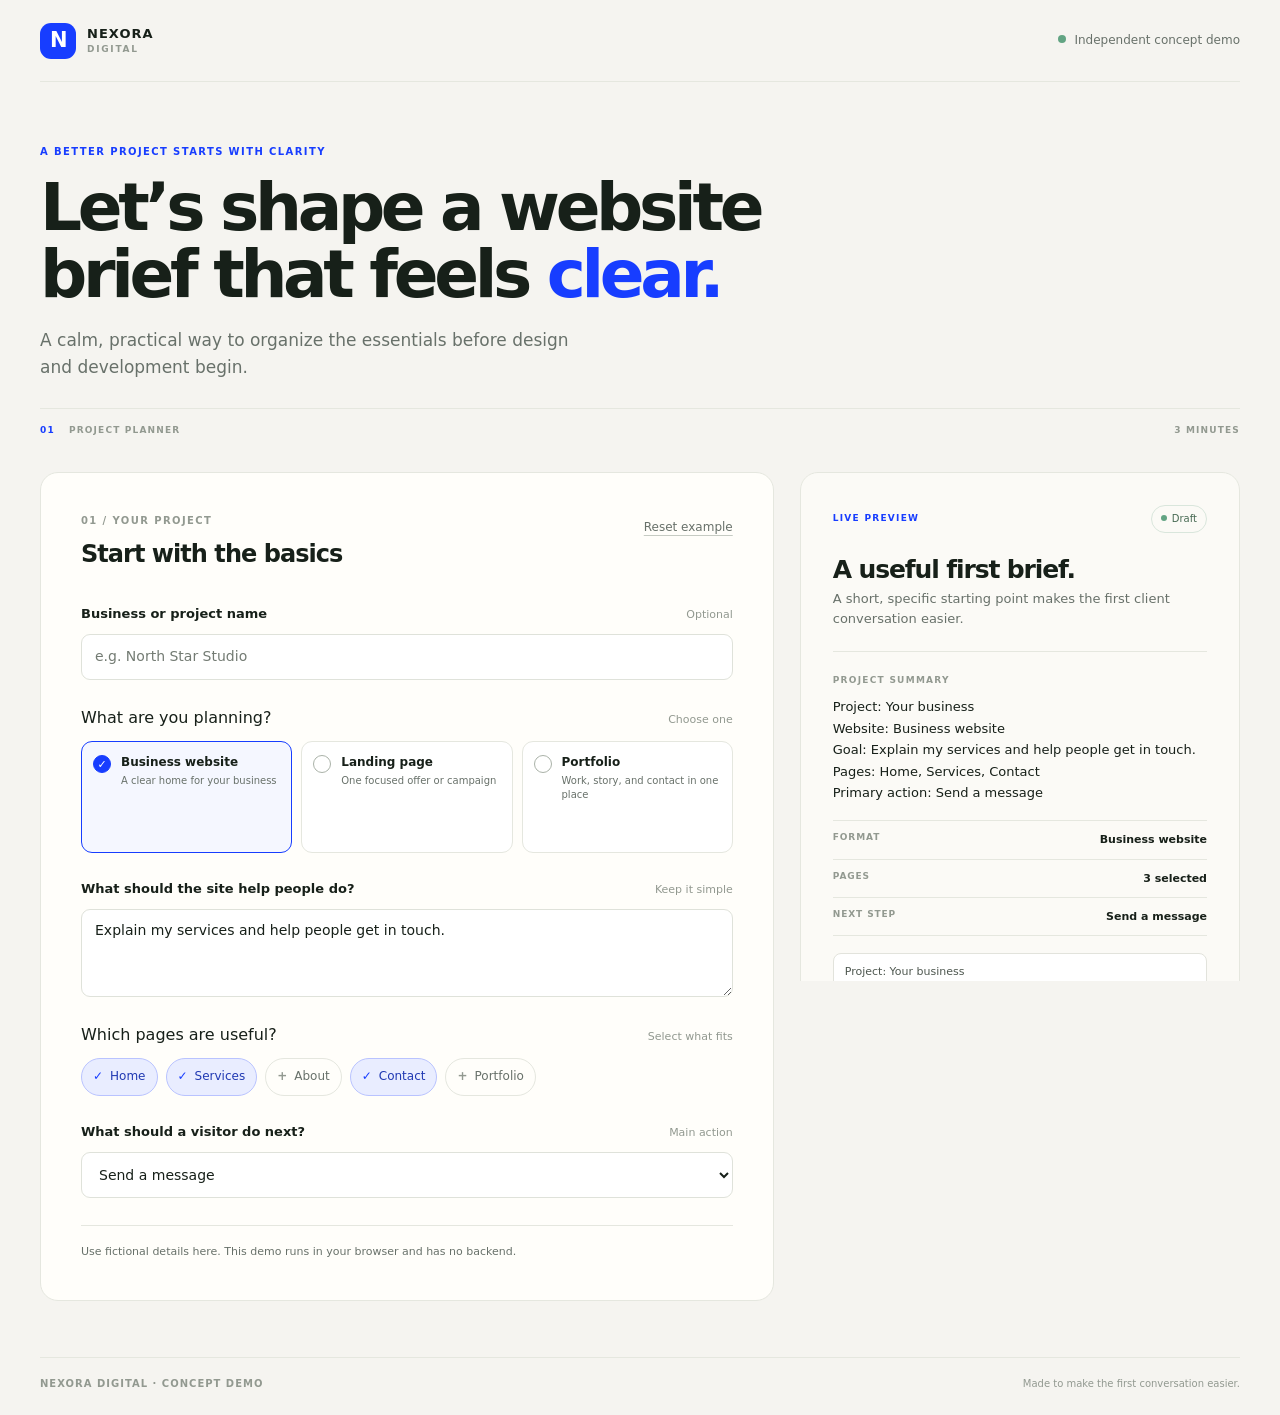
<file: react-brief-builder/index.html>
<!doctype html>
<html lang="en">
  <head>
    <meta charset="utf-8" />
    <meta name="viewport" content="width=device-width, initial-scale=1" />
    <meta name="theme-color" content="#f5f4f0" />
    <meta name="description" content="A small React concept demo for shaping a clear small-business website brief." />
    <title>Website Brief Builder — Nexora Digital</title>
    <link rel="icon" href="./favicon.svg" type="image/svg+xml" />
    <link rel="stylesheet" href="./styles.css" />
    <script src="./vendor/react.production.min.js" defer></script>
    <script src="./vendor/react-dom.production.min.js" defer></script>
    <script src="./app.js" defer></script>
  </head>
  <body>
    <div id="root"><main class="boot-screen" aria-live="polite">Loading the demo…</main></div>
  </body>
</html>
</file>
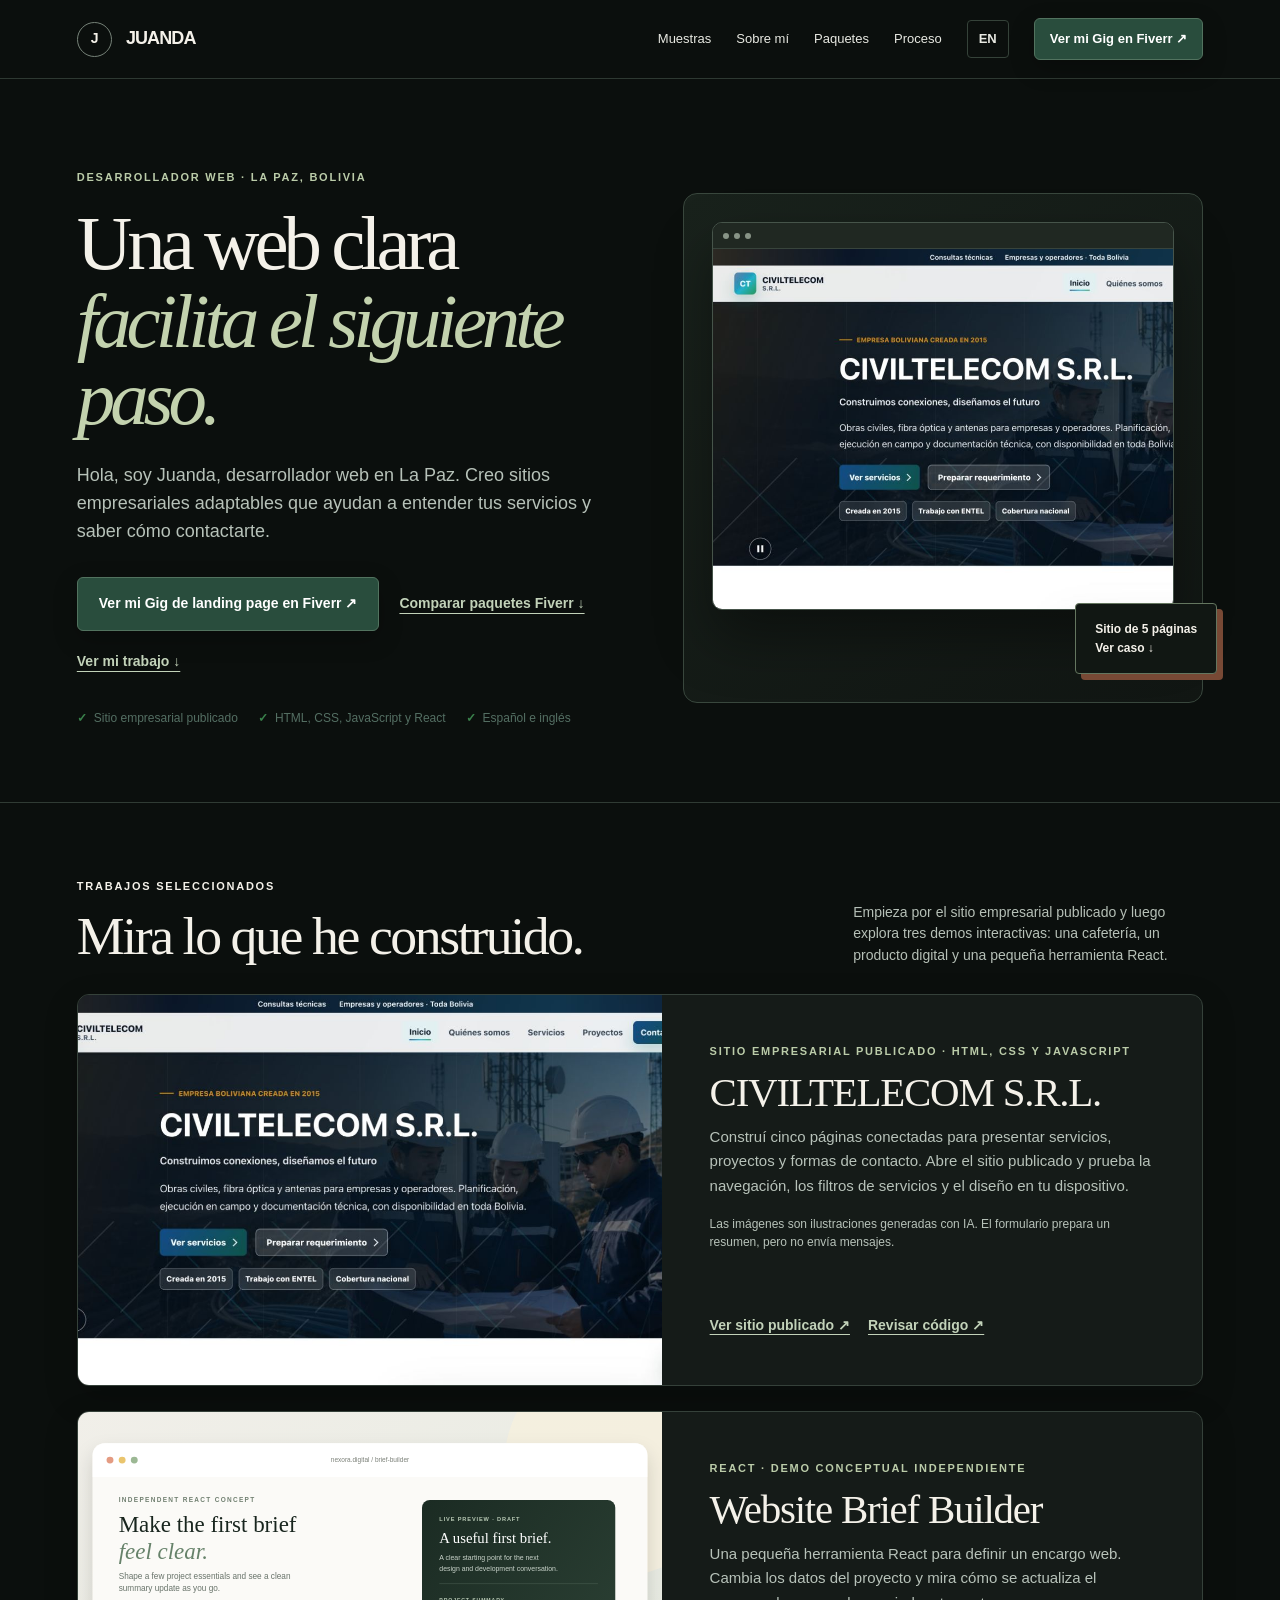
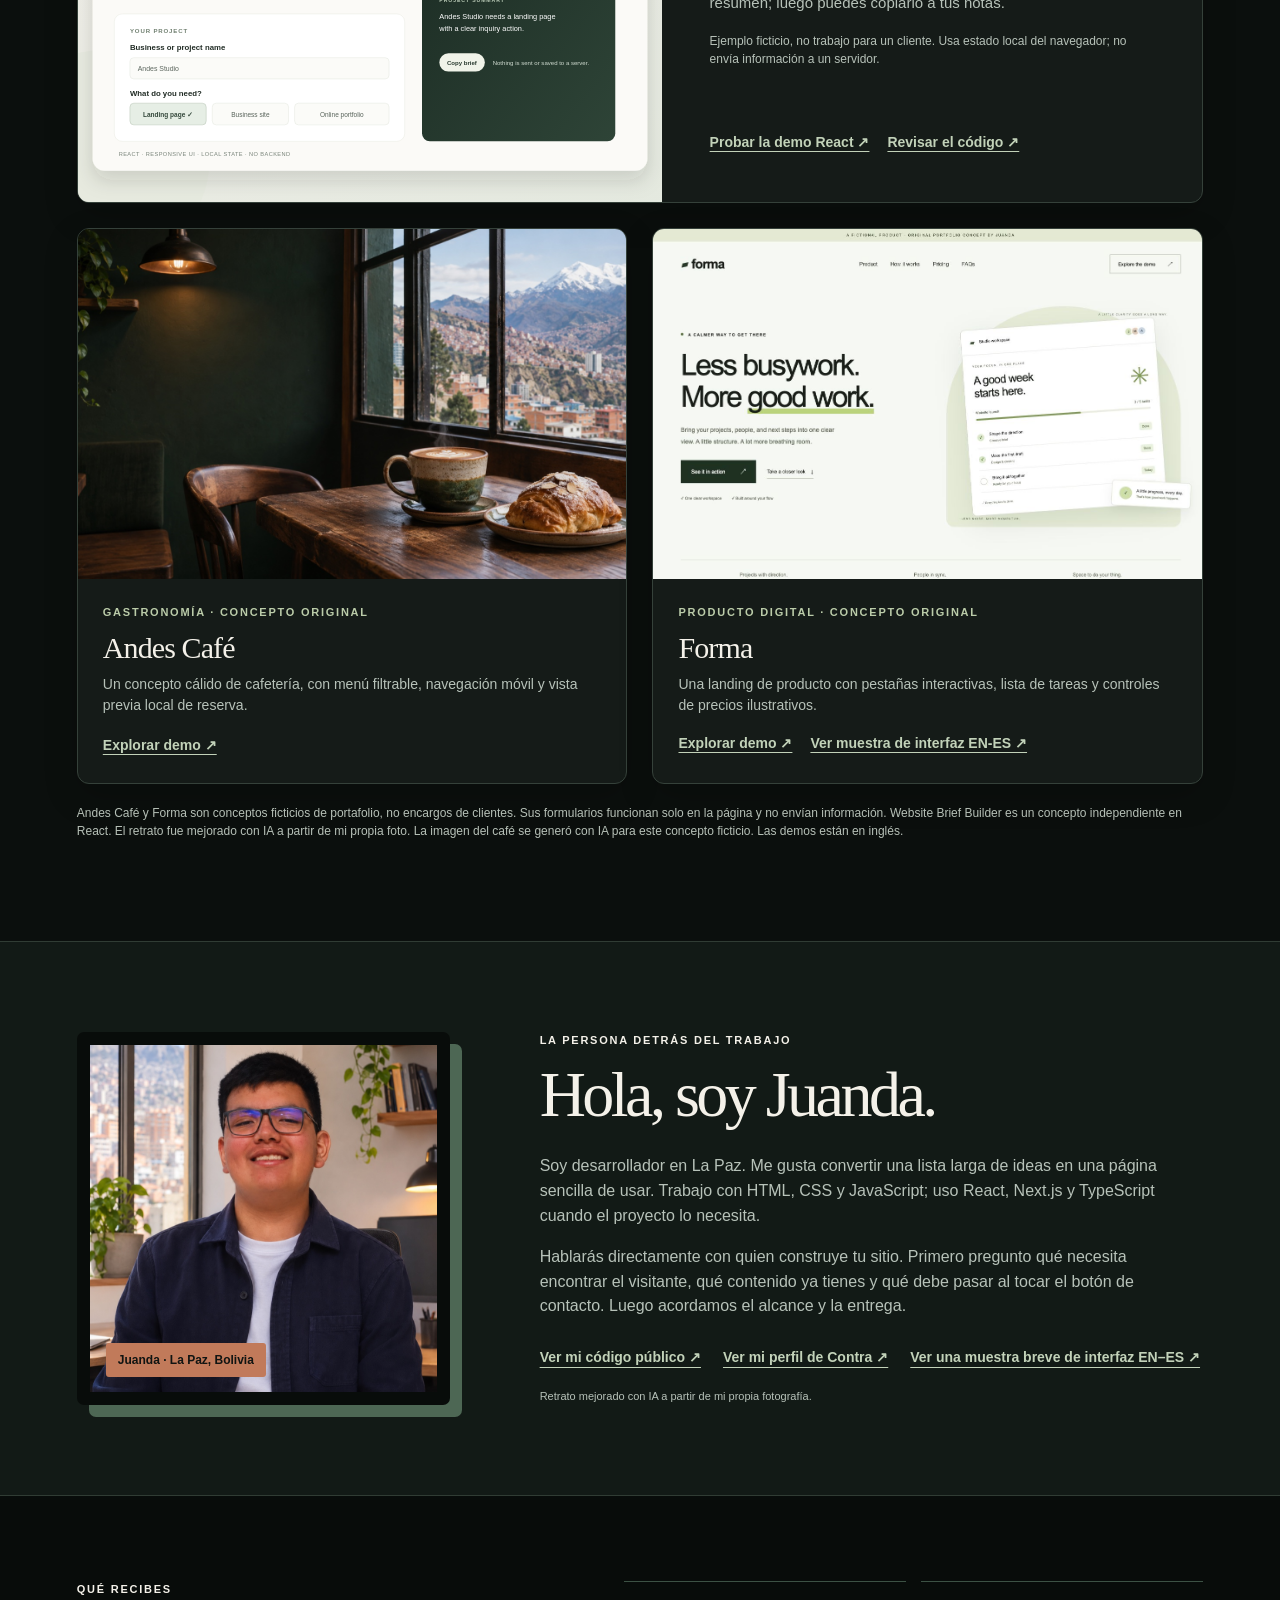
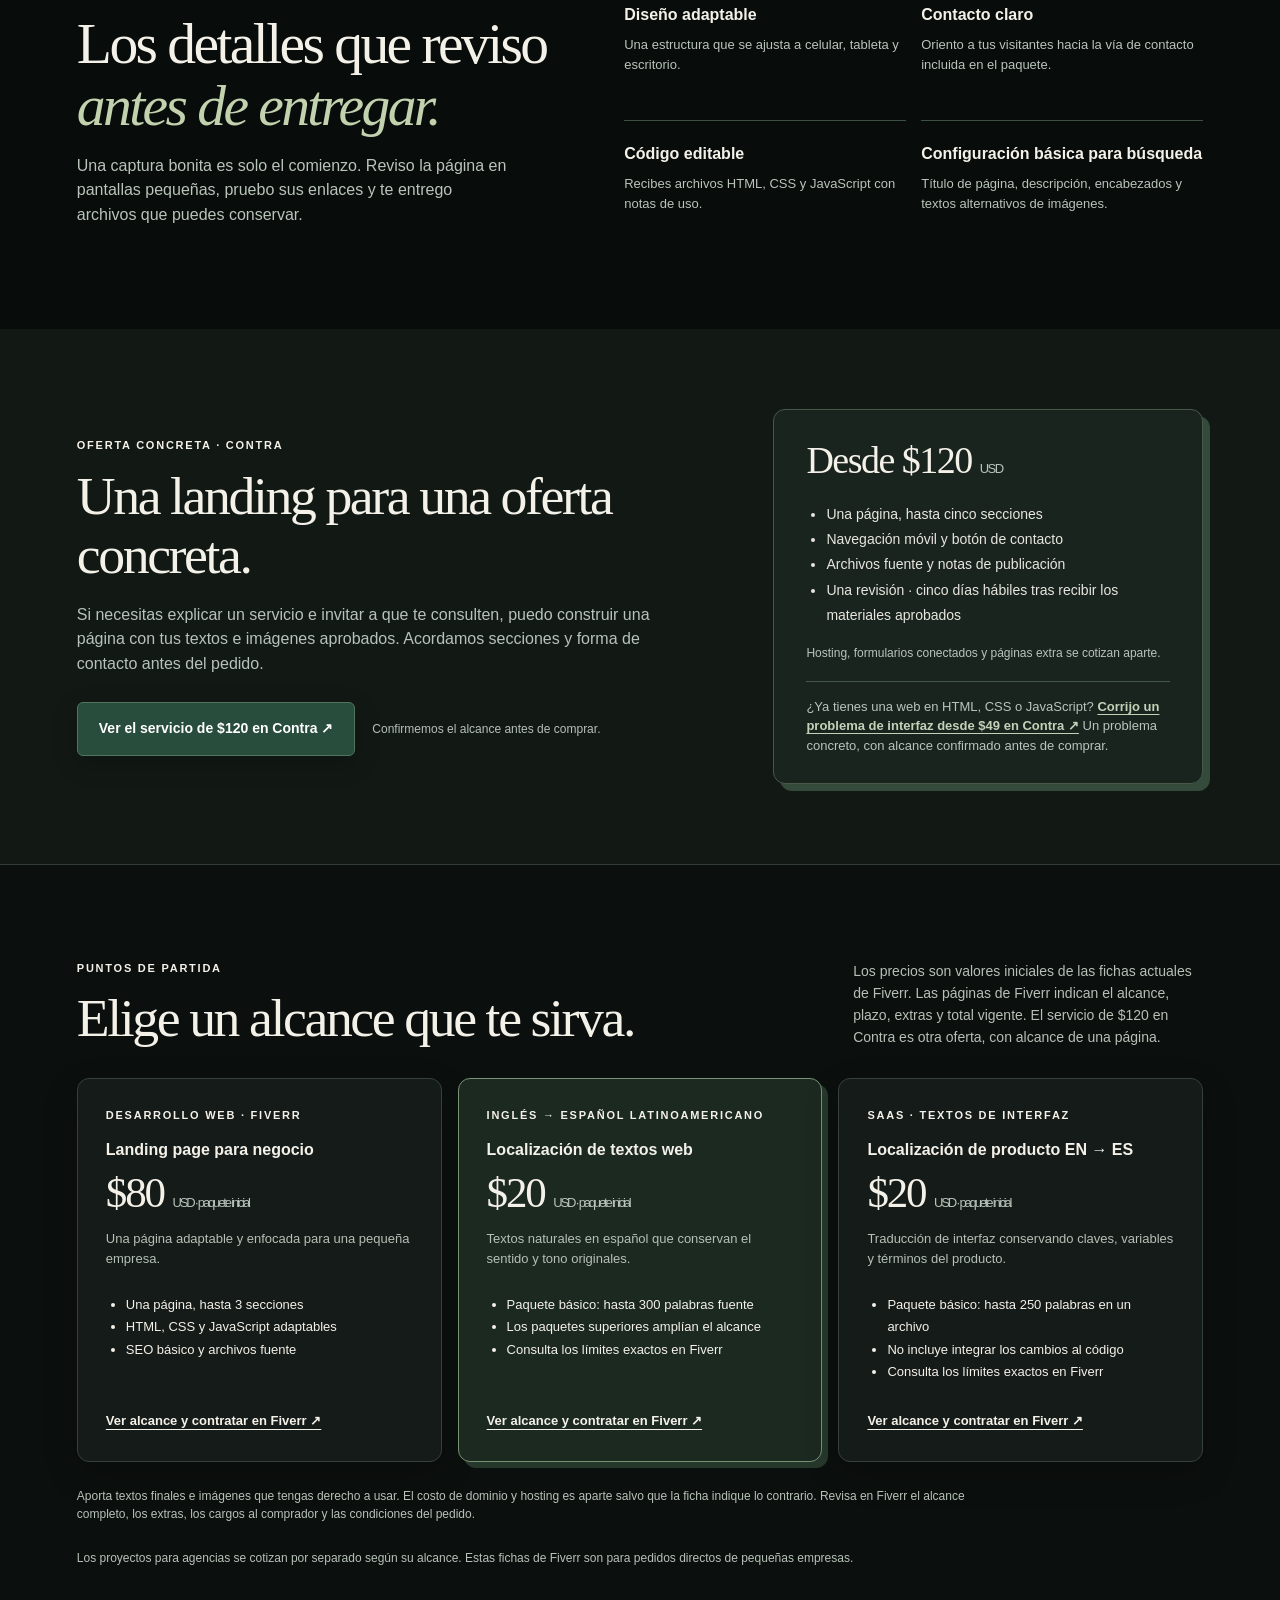
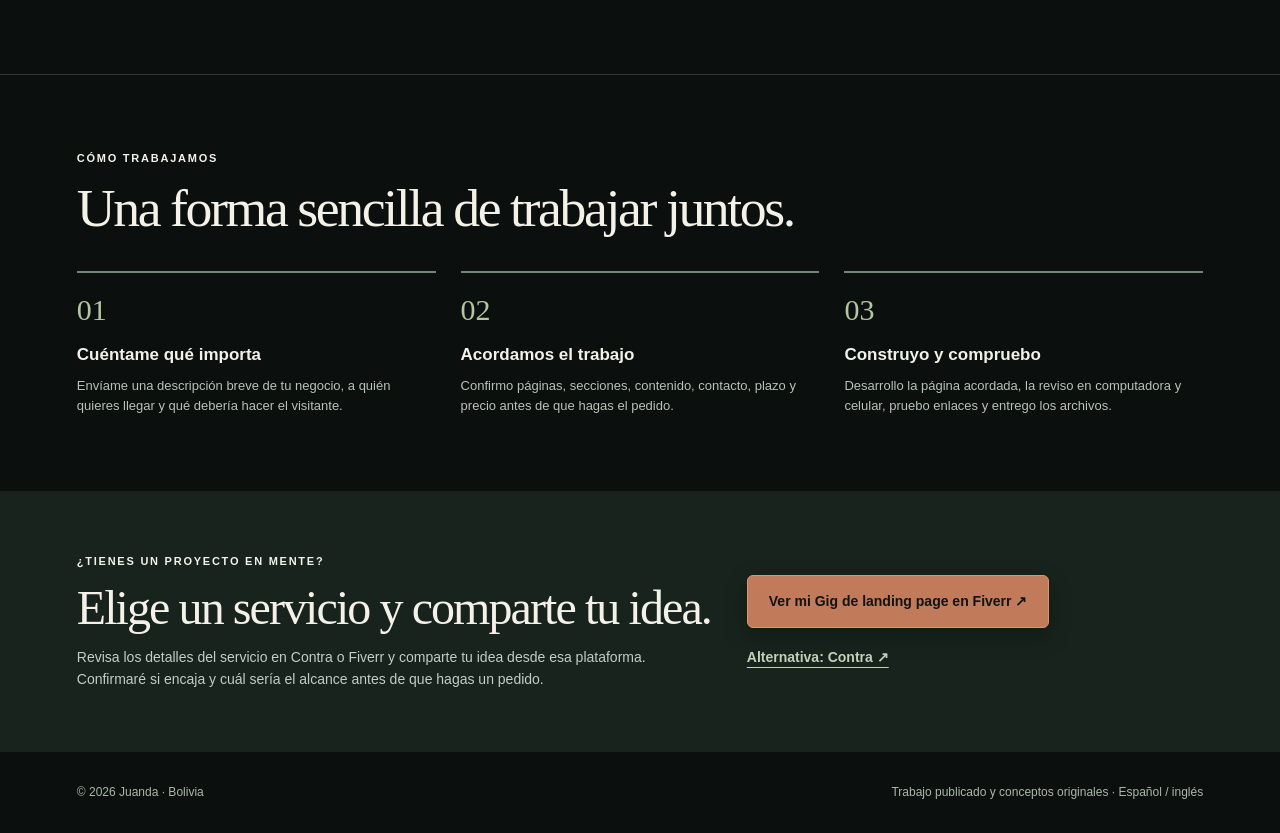
<file: es.html>
<!doctype html>
<html lang="es">
<head>
  <meta charset="utf-8">
  <meta name="viewport" content="width=device-width,initial-scale=1">
  <meta name="theme-color" content="#0d110f">
  <meta name="description" content="Conoce a Juanda, desarrollador web en Bolivia. Revisa un sitio empresarial publicado, tres demos interactivas originales —incluida una en React— y servicios de landing page con alcance claro.">
  <meta property="og:title" content="Juanda | Páginas web hechas con cuidado">
  <meta property="og:description" content="Trabajo real, alcance claro y una forma directa de conversar sobre tu web.">
  <meta property="og:type" content="website">
  <meta property="og:image" content="https://juanda832.github.io/juanda-portrait-2026.jpg">
  <meta property="og:url" content="https://juanda832.github.io/es.html">
  <link rel="canonical" href="https://juanda832.github.io/es.html">
  <link rel="alternate" hreflang="en" href="https://juanda832.github.io/">
  <link rel="alternate" hreflang="es" href="https://juanda832.github.io/es.html">
  <title>Juanda | Páginas web y desarrollo frontend</title>
  <link rel="icon" href="favicon.svg" type="image/svg+xml">
  <link rel="stylesheet" href="style.css">
</head>
<body>
  <header><div class="wrap nav"><a class="brand" href="#top"><span>J</span> JUANDA</a><nav class="navlinks" aria-label="Navegación principal"><a href="#work">Muestras</a><a href="#about">Sobre mí</a><a href="#packages">Paquetes</a><a href="#process">Proceso</a><a class="langlink" href="index.html" lang="en" hreflang="en" aria-label="View this page in English">EN</a><a class="smallcta" href="https://www.fiverr.com/juanda812/build-a-responsive-landing-page-for-your-small-business" target="_blank" rel="noopener noreferrer">Ver mi Gig en Fiverr ↗</a></nav><details class="mobileNav"><summary>Menú</summary><div class="mobileNavPanel"><a href="#work">Muestras</a><a href="#about">Sobre mí</a><a href="#packages">Paquetes</a><a href="#process">Proceso</a></div></details></div></header>
  <main id="top">
    <div class="wrap hero"><div><div class="eyebrow">Desarrollador web · La Paz, Bolivia</div><h1>Una web clara <em>facilita el siguiente paso.</em></h1><p>Hola, soy Juanda, desarrollador web en La Paz. Creo sitios empresariales adaptables que ayudan a entender tus servicios y saber cómo contactarte.</p><div class="actions"><a class="button" href="https://www.fiverr.com/juanda812/build-a-responsive-landing-page-for-your-small-business" target="_blank" rel="noopener noreferrer">Ver mi Gig de landing page en Fiverr ↗</a><a class="textlink" href="#packages">Comparar paquetes Fiverr ↓</a><a class="textlink" href="#work">Ver mi trabajo ↓</a></div><div class="proof"><span>Sitio empresarial publicado</span><span>HTML, CSS, JavaScript y React</span><span>Español e inglés</span></div></div><div class="heroVisual"><div class="window"><div class="windowTop" aria-hidden="true"><i></i><i></i><i></i></div><img src="civiltelecom-site.png" alt="Captura del sitio empresarial publicado de CIVILTELECOM"></div><div class="visualTag">Sitio de 5 páginas<br>Ver caso ↓</div></div></div>
    <section class="work" id="work"><div class="wrap"><div class="sectionTop"><div><div class="eyebrow">Trabajos seleccionados</div><h2>Mira lo que he construido.</h2></div><p>Empieza por el sitio empresarial publicado y luego explora tres demos interactivas: una cafetería, un producto digital y una pequeña herramienta React.</p></div><div class="projects"><article class="project featuredProject"><a href="https://juanda832.github.io/civiltelecom/" target="_blank" rel="noopener noreferrer" aria-label="Abrir el sitio publicado de CIVILTELECOM"><img src="civiltelecom-site.png" loading="lazy" alt="Captura de la página inicial publicada de CIVILTELECOM"></a><div class="projectBody"><div><div class="eyebrow">Sitio empresarial publicado · HTML, CSS y JavaScript</div><h3>CIVILTELECOM S.R.L.</h3><p>Construí cinco páginas conectadas para presentar servicios, proyectos y formas de contacto. Abre el sitio publicado y prueba la navegación, los filtros de servicios y el diseño en tu dispositivo.</p><p class="demoNote">Las imágenes son ilustraciones generadas con IA. El formulario prepara un resumen, pero no envía mensajes.</p></div><div class="projectLinks"><a href="https://juanda832.github.io/civiltelecom/" target="_blank" rel="noopener noreferrer">Ver sitio publicado ↗</a><a href="https://github.com/juanda832/civiltelecom" target="_blank" rel="noopener noreferrer">Revisar código ↗</a></div></div></article><article class="project featuredProject"><a href="react-brief-builder/" aria-label="Abrir la demo conceptual React Website Brief Builder"><img src="react-brief-builder/preview.svg" loading="lazy" alt="Vista previa de Website Brief Builder: formulario de proyecto y resumen actualizado en vivo"></a><div class="projectBody"><div><div class="eyebrow">React · Demo conceptual independiente</div><h3>Website Brief Builder</h3><p>Una pequeña herramienta React para definir un encargo web. Cambia los datos del proyecto y mira cómo se actualiza el resumen; luego puedes copiarlo a tus notas.</p><p class="demoNote">Ejemplo ficticio, no trabajo para un cliente. Usa estado local del navegador; no envía información a un servidor.</p></div><div class="projectLinks"><a href="react-brief-builder/">Probar la demo React ↗</a><a href="https://github.com/juanda832/juanda832.github.io/tree/main/react-brief-builder" target="_blank" rel="noopener noreferrer">Revisar el código ↗</a></div></div></article><article class="project"><a href="andes-cafe/index.html" aria-label="Abrir el concepto de Andes Café"><img src="andes-cafe/assets/coffee-hero-2026.jpg" loading="lazy" alt="Concepto de web para una cafetería ficticia con una paleta cálida"></a><div class="projectBody"><div class="eyebrow">Gastronomía · Concepto original</div><h3>Andes Café</h3><p>Un concepto cálido de cafetería, con menú filtrable, navegación móvil y vista previa local de reserva.</p><a href="andes-cafe/index.html">Explorar demo ↗</a></div></article><article class="project"><a href="flowdesk/index.html" aria-label="Abrir el concepto de Forma"><img src="flowdesk/desktop.png" loading="lazy" alt="Vista previa de la landing ficticia Forma"></a><div class="projectBody"><div class="eyebrow">Producto digital · Concepto original</div><h3>Forma</h3><p>Una landing de producto con pestañas interactivas, lista de tareas y controles de precios ilustrativos.</p><div class="projectLinks"><a href="flowdesk/index.html">Explorar demo ↗</a><a href="saas-ui-localization-sample.pdf" target="_blank" rel="noopener noreferrer">Ver muestra de interfaz EN-ES ↗</a></div></div></article></div><p class="demoNote">Andes Café y Forma son conceptos ficticios de portafolio, no encargos de clientes. Sus formularios funcionan solo en la página y no envían información. Website Brief Builder es un concepto independiente en React. El retrato fue mejorado con IA a partir de mi propia foto. La imagen del café se generó con IA para este concepto ficticio. Las demos están en inglés.</p></div></section>
    <section class="about" id="about" aria-labelledby="about-title"><div class="wrap aboutGrid"><div class="portraitFrame"><img src="juanda-portrait-2026.jpg" loading="lazy" alt="Retrato de Juanda mejorado con IA a partir de su propia foto"><span>Juanda · La Paz, Bolivia</span></div><div class="aboutCopy"><div class="eyebrow">La persona detrás del trabajo</div><h2 id="about-title">Hola, soy Juanda.</h2><p>Soy desarrollador en La Paz. Me gusta convertir una lista larga de ideas en una página sencilla de usar. Trabajo con HTML, CSS y JavaScript; uso React, Next.js y TypeScript cuando el proyecto lo necesita.</p><p>Hablarás directamente con quien construye tu sitio. Primero pregunto qué necesita encontrar el visitante, qué contenido ya tienes y qué debe pasar al tocar el botón de contacto. Luego acordamos el alcance y la entrega.</p><div class="aboutLinks"><a href="https://github.com/juanda832" target="_blank" rel="noopener noreferrer">Ver mi código público ↗</a><a href="https://contra.com/juan_daniel_marin_penal_8fpiqvfy/work" target="_blank" rel="noopener noreferrer">Ver mi perfil de Contra ↗</a><a href="localization-sample.pdf" target="_blank" rel="noopener noreferrer">Ver una muestra breve de interfaz EN–ES ↗</a></div><p class="demoNote">Retrato mejorado con IA a partir de mi propia fotografía.</p></div></div></section>

    <section class="value"><div class="wrap valueGrid"><div><div class="eyebrow">Qué recibes</div><h2>Los detalles que reviso <em>antes de entregar.</em></h2><p>Una captura bonita es solo el comienzo. Reviso la página en pantallas pequeñas, pruebo sus enlaces y te entrego archivos que puedes conservar.</p></div><div class="featureList"><div class="feature"><strong>Diseño adaptable</strong><span>Una estructura que se ajusta a celular, tableta y escritorio.</span></div><div class="feature"><strong>Contacto claro</strong><span>Oriento a tus visitantes hacia la vía de contacto incluida en el paquete.</span></div><div class="feature"><strong>Código editable</strong><span>Recibes archivos HTML, CSS y JavaScript con notas de uso.</span></div><div class="feature"><strong>Configuración básica para búsqueda</strong><span>Título de página, descripción, encabezados y textos alternativos de imágenes.</span></div></div></div></section>
    <section class="contraOffer" id="contra"><div class="wrap contraOfferGrid"><div><div class="eyebrow">Oferta concreta · Contra</div><h2>Una landing para una oferta concreta.</h2><p>Si necesitas explicar un servicio e invitar a que te consulten, puedo construir una página con tus textos e imágenes aprobados. Acordamos secciones y forma de contacto antes del pedido.</p><div class="contraOfferActions"><a class="button" href="https://contra.com/s/UrWEg67k-custom-responsive-landing-page-or-html-css-and-java-script" target="_blank" rel="noopener noreferrer">Ver el servicio de $120 en Contra ↗</a><span>Confirmemos el alcance antes de comprar.</span></div></div><div class="contraOfferSummary"><strong>Desde $120 <small>USD</small></strong><ul><li>Una página, hasta cinco secciones</li><li>Navegación móvil y botón de contacto</li><li>Archivos fuente y notas de publicación</li><li>Una revisión · cinco días hábiles tras recibir los materiales aprobados</li></ul><p>Hosting, formularios conectados y páginas extra se cotizan aparte.</p><p class="quickFix">¿Ya tienes una web en HTML, CSS o JavaScript? <a href="https://contra.com/s/MEXWkoEX-fix-one-mobile-layout-or-frontend-issue-or-html-css-and-js" target="_blank" rel="noopener noreferrer">Corrijo un problema de interfaz desde $49 en Contra ↗</a> Un problema concreto, con alcance confirmado antes de comprar.</p></div></div></section><section class="pricing" id="packages"><div class="wrap"><div class="sectionTop"><div><div class="eyebrow">Puntos de partida</div><h2>Elige un alcance que te sirva.</h2></div><p>Los precios son valores iniciales de las fichas actuales de Fiverr. Las páginas de Fiverr indican el alcance, plazo, extras y total vigente. El servicio de $120 en Contra es otra oferta, con alcance de una página.</p></div><div class="cards currentPackage"><article class="card"><div class="eyebrow">Desarrollo web · Fiverr</div><h3>Landing page para negocio</h3><div class="price">$80 <small>USD · paquete inicial</small></div><p>Una página adaptable y enfocada para una pequeña empresa.</p><ul><li>Una página, hasta 3 secciones</li><li>HTML, CSS y JavaScript adaptables</li><li>SEO básico y archivos fuente</li></ul><div class="bottom"><a href="https://www.fiverr.com/juanda812/build-a-responsive-landing-page-for-your-small-business" target="_blank" rel="noopener noreferrer">Ver alcance y contratar en Fiverr ↗</a></div></article><article class="card"><div class="eyebrow">Inglés → español latinoamericano</div><h3>Localización de textos web</h3><div class="price">$20 <small>USD · paquete inicial</small></div><p>Textos naturales en español que conservan el sentido y tono originales.</p><ul><li>Paquete básico: hasta 300 palabras fuente</li><li>Los paquetes superiores amplían el alcance</li><li>Consulta los límites exactos en Fiverr</li></ul><div class="bottom"><a href="https://www.fiverr.com/juanda812/translate-and-localize-your-website-from-english-to-latin-american-spanish" target="_blank" rel="noopener noreferrer">Ver alcance y contratar en Fiverr ↗</a></div></article><article class="card"><div class="eyebrow">SaaS · textos de interfaz</div><h3>Localización de producto EN → ES</h3><div class="price">$20 <small>USD · paquete inicial</small></div><p>Traducción de interfaz conservando claves, variables y términos del producto.</p><ul><li>Paquete básico: hasta 250 palabras en un archivo</li><li>No incluye integrar los cambios al código</li><li>Consulta los límites exactos en Fiverr</li></ul><div class="bottom"><a href="https://www.fiverr.com/juanda812/localize-your-saas-ui-strings-into-latin-american-spanish" target="_blank" rel="noopener noreferrer">Ver alcance y contratar en Fiverr ↗</a></div></article></div><p class="pricingNote">Aporta textos finales e imágenes que tengas derecho a usar. El costo de dominio y hosting es aparte salvo que la ficha indique lo contrario. Revisa en Fiverr el alcance completo, los extras, los cargos al comprador y las condiciones del pedido.</p><p class="pricingNote">Los proyectos para agencias se cotizan por separado según su alcance. Estas fichas de Fiverr son para pedidos directos de pequeñas empresas.</p></div></section>
    <section class="process" id="process"><div class="wrap"><div class="sectionTop"><div><div class="eyebrow">Cómo trabajamos</div><h2>Una forma sencilla de trabajar juntos.</h2></div></div><div class="steps"><div class="step"><b>01</b><h3>Cuéntame qué importa</h3><p>Envíame una descripción breve de tu negocio, a quién quieres llegar y qué debería hacer el visitante.</p></div><div class="step"><b>02</b><h3>Acordamos el trabajo</h3><p>Confirmo páginas, secciones, contenido, contacto, plazo y precio antes de que hagas el pedido.</p></div><div class="step"><b>03</b><h3>Construyo y compruebo</h3><p>Desarrollo la página acordada, la reviso en computadora y celular, pruebo enlaces y entrego los archivos.</p></div></div></div></section>
    <section class="ctaBand"><div class="wrap ctaFlex"><div><div class="eyebrow">¿Tienes un proyecto en mente?</div><h2>Elige un servicio y comparte tu idea.</h2><p>Revisa los detalles del servicio en Contra o Fiverr y comparte tu idea desde esa plataforma. Confirmaré si encaja y cuál sería el alcance antes de que hagas un pedido.</p></div><div class="ctaLinks"><a class="button" href="https://www.fiverr.com/juanda812/build-a-responsive-landing-page-for-your-small-business" target="_blank" rel="noopener noreferrer">Ver mi Gig de landing page en Fiverr ↗</a>
<a class="textlink" href="https://contra.com/s/UrWEg67k-custom-responsive-landing-page-or-html-css-and-java-script" target="_blank" rel="noopener noreferrer">Alternativa: Contra ↗</a></div></div></section>
  </main><footer><div class="wrap foot"><span>© 2026 Juanda · Bolivia</span><span>Trabajo publicado y conceptos originales · Español / inglés</span></div></footer>
</body>
</html>
</file>
<file: style.css>
:root{--ink:#172c27;--muted:#577066;--cream:#f6f5ee;--green:#c6edaf;--line:#cdd8cb;--dark:#132e29}
    *{box-sizing:border-box}html{scroll-behavior:smooth}body{margin:0;background:var(--cream);color:var(--ink);font:16px/1.55 Arial,Helvetica,sans-serif}a{color:inherit}img{max-width:100%;display:block}button,a{touch-action:manipulation}a:focus-visible{outline:3px solid #50ae72;outline-offset:4px}
    .wrap{width:min(1180px,88%);margin:auto}.eyebrow{font-size:11px;font-weight:700;letter-spacing:.16em;text-transform:uppercase}.muted{color:var(--muted)}
    header{border-bottom:1px solid var(--line)}.nav{display:flex;align-items:center;justify-content:space-between;gap:22px;min-height:78px}.brand{font-size:18px;letter-spacing:-.05em;font-weight:800;text-decoration:none}.brand span{display:inline-grid;place-items:center;width:35px;height:35px;border:1px solid var(--ink);border-radius:50%;margin-right:10px;font-size:14px}.navlinks{display:flex;align-items:center;gap:25px}.navlinks a{text-decoration:none;font-size:13px}.navlinks a:hover{text-decoration:underline;text-underline-offset:5px}.navlinks .smallcta{background:var(--ink);color:white;padding:10px 15px;border-radius:4px;font-weight:700}
    .hero{padding:90px 0 75px;display:grid;grid-template-columns:1.02fr .98fr;align-items:center;gap:65px}.hero .eyebrow{color:#477254}.hero h1{font-family:Georgia,serif;font-size:clamp(53px,6vw,88px);font-weight:400;letter-spacing:-.065em;line-height:1.01;margin:19px 0 24px}.hero h1 em{font-weight:400;color:#5d8367}.hero p{font-size:18px;max-width:540px;color:#50675d}.actions{display:flex;flex-wrap:wrap;align-items:center;gap:20px;margin:32px 0 0}.button{background:var(--ink);color:#fff;text-decoration:none;font-size:14px;font-weight:700;padding:15px 21px;border-radius:4px;display:inline-block}.button:hover,.smallcta:hover{background:#315b47}.textlink{font-size:14px;font-weight:700;text-underline-offset:5px}.proof{display:flex;gap:20px;flex-wrap:wrap;margin-top:36px;color:#546f63;font-size:12px}.proof span:before{content:'✓';color:#3a824c;font-weight:800;margin-right:7px}
    .heroVisual{position:relative;background:#e7ede3;border:1px solid #cfdbcd;border-radius:10px;padding:28px;min-height:510px}.window{border:1px solid #b1c1ad;background:white;border-radius:8px;overflow:hidden;box-shadow:0 30px 50px rgba(14,48,34,.17)}.windowTop{height:26px;background:#f5f3ec;border-bottom:1px solid #e5e5dc;display:flex;align-items:center;gap:5px;padding:0 10px}.windowTop i{display:block;width:6px;height:6px;background:#c0c9b7;border-radius:50%}.window img{width:100%;height:360px;object-fit:cover;object-position:top}.visualTag{position:absolute;right:-15px;bottom:28px;background:#cff0ae;padding:16px 19px;border:1px solid #9cc985;font-size:12px;font-weight:700;box-shadow:6px 6px 0 #284d38}
    .langlink{border:1px solid var(--line);border-radius:4px;padding:8px 11px;font-weight:700}.sample{padding:0 0 95px}.sampleGrid{display:grid;grid-template-columns:1fr 1fr;align-items:center;gap:42px;background:#fff;border:1px solid var(--line);border-radius:8px;overflow:hidden}.sampleGrid img{width:100%;height:100%;min-height:300px;object-fit:cover}.sampleText{padding:28px 35px 28px 0}.sampleText h2{font:400 clamp(32px,3.6vw,48px)/1.08 Georgia,serif;letter-spacing:-.04em;margin:12px 0 18px}.sampleText p{color:var(--muted);font-size:14px}.sampleText .demoNote{margin:16px 0 0}
    section{scroll-margin-top:30px}.sectionTop{display:flex;justify-content:space-between;align-items:end;gap:25px;margin-bottom:27px}.sectionTop h2{font:400 clamp(35px,4.2vw,57px)/1.1 Georgia,serif;letter-spacing:-.045em;margin:12px 0 0}.sectionTop p{max-width:350px;color:var(--muted);font-size:14px;margin:0}.work{padding:75px 0 100px;border-top:1px solid var(--line)}.projects{display:grid;grid-template-columns:1fr 1fr;gap:25px}.project{background:white;border:1px solid var(--line);border-radius:8px;overflow:hidden}.project>a:first-child{display:block;height:350px;overflow:hidden;background:#e4e8de}.project>a img{width:100%;height:100%;object-fit:cover;object-position:top;transition:transform .4s}.project>a:hover img{transform:scale(1.035)}.projectBody{padding:25px}.projectBody .eyebrow{color:#548062}.projectBody h3{font:400 30px/1.1 Georgia,serif;letter-spacing:-.03em;margin:10px 0}.projectBody p{color:var(--muted);font-size:14px;margin:0 0 16px}.projectBody a{font-size:14px;font-weight:700;text-underline-offset:4px}.demoNote{font-size:12px;color:#5b6f63;margin:20px 0 0}
    .value{background:var(--dark);color:white;padding:85px 0}.valueGrid{display:grid;grid-template-columns:1fr 1.2fr;gap:65px}.value h2{font:400 clamp(36px,4.5vw,60px)/1.08 Georgia,serif;letter-spacing:-.045em;margin:15px 0}.value h2 em{color:var(--green)}.value p{color:#b5cbbd;max-width:430px}.featureList{display:grid;grid-template-columns:1fr 1fr;gap:15px}.feature{padding:21px 0;border-top:1px solid #557167}.feature strong{display:block;font-size:16px}.feature span{display:block;margin-top:7px;color:#b5cbbd;font-size:13px}
    .contraOffer{background:#e8f0e4;padding:80px 0;border-bottom:1px solid var(--line)}.contraOfferGrid{display:grid;grid-template-columns:1.2fr .8fr;gap:52px;align-items:center}.contraOffer h2{font:400 clamp(35px,4.2vw,57px)/1.08 Georgia,serif;letter-spacing:-.045em;margin:13px 0 19px}.contraOffer p{color:var(--muted);max-width:590px}.contraOfferActions{display:flex;gap:17px;align-items:center;flex-wrap:wrap;margin-top:25px}.contraOfferActions span{font-size:12px;color:var(--muted)}.contraOfferSummary{background:#fff;border:1px solid #bfd1bc;border-radius:8px;padding:28px 32px;box-shadow:7px 7px 0 #c9dec6}.contraOfferSummary strong{font:400 38px Georgia,serif;letter-spacing:-.04em}.contraOfferSummary small{font:13px Arial,sans-serif;color:var(--muted)}.contraOfferSummary ul{padding-left:20px;margin:20px 0 16px;font-size:14px;line-height:1.8}.contraOfferSummary p{font-size:12px;margin:0}.contraOfferSummary .quickFix{margin-top:18px;padding-top:15px;border-top:1px solid #d9e6d8;font-size:13px;line-height:1.5}.quickFix a{font-weight:700;text-underline-offset:3px}.ctaLinks{display:flex;align-items:center;gap:19px;flex-wrap:wrap}
    .pricing{padding:95px 0}.cards{display:grid;grid-template-columns:repeat(3,1fr);gap:16px;margin-top:30px}.card{background:#fff;border:1px solid var(--line);padding:28px;display:flex;flex-direction:column;min-height:337px}.card:nth-child(2){border-color:#759979;box-shadow:6px 6px 0 #d7e9cd}.card h3{font-size:16px;margin:14px 0 5px}.card .price{font:400 43px Georgia,serif;letter-spacing:-.05em}.card .price small{font:13px Arial,sans-serif;color:var(--muted)}.card p{font-size:13px;color:var(--muted);margin:12px 0}.card ul{padding-left:20px;font-size:13px;line-height:1.7;margin:13px 0 25px}.card .bottom{margin-top:auto}.card .bottom a{font-size:13px;font-weight:700;text-underline-offset:4px}.pricingNote{font-size:12px;color:var(--muted);margin-top:25px;max-width:900px}.cards.currentPackage{grid-template-columns:repeat(3,minmax(0,1fr));max-width:none;margin:30px auto 0}.cards.currentPackage .card{min-height:unset}
    .process{padding:75px 0;border-top:1px solid var(--line)}.steps{display:grid;grid-template-columns:repeat(3,1fr);gap:25px;margin-top:32px}.step{border-top:2px solid #617d6a;padding-top:20px}.step b{display:block;font:400 30px Georgia,serif;color:#789782}.step h3{font-size:17px;margin:15px 0 8px}.step p{font-size:13px;color:var(--muted);margin:0}
    .ctaBand{background:#d8ebce;padding:62px 0}.ctaFlex{display:flex;align-items:center;justify-content:space-between;gap:30px}.ctaBand h2{font:400 clamp(32px,4vw,48px)/1.1 Georgia,serif;letter-spacing:-.04em;margin:12px 0}.ctaBand p{font-size:14px;color:#4c6a51;margin:0;max-width:650px}footer{padding:31px 0;font-size:12px;color:#637769}.foot{display:flex;justify-content:space-between;gap:15px;flex-wrap:wrap}
    @media(max-width:900px){.hero{grid-template-columns:1fr;gap:40px;padding:60px 0}.heroVisual{max-width:600px;min-height:auto}.valueGrid,.contraOfferGrid{grid-template-columns:1fr;gap:30px}.cards{grid-template-columns:1fr 1fr}.cards .card:last-child{grid-column:1/-1}.cards.currentPackage{grid-template-columns:1fr 1fr}.cards.currentPackage .card:last-child{grid-column:1/-1}.navlinks{gap:13px}.navlinks a:not(.smallcta):not(.langlink){display:none}.sampleGrid{grid-template-columns:1fr}.sampleGrid img{max-height:380px}.sampleText{padding:0 28px 30px}}
    @media(max-width:650px){.wrap{width:88%}.hero h1{font-size:52px}.heroVisual{padding:17px}.window img{height:260px}.visualTag{right:-7px;bottom:16px;font-size:10px}.sectionTop{display:block}.sectionTop p{margin-top:15px}.projects,.featureList,.cards,.steps{grid-template-columns:1fr}.cards .card:last-child{grid-column:auto}.cards.currentPackage{grid-template-columns:1fr}.cards.currentPackage .card:last-child{grid-column:auto}.project>a:first-child{height:275px}.work,.pricing,.process,.contraOffer{padding:60px 0}.sample{padding:0 0 60px}.sampleGrid img{min-height:210px}.value{padding:62px 0}.ctaFlex{display:block}.ctaLinks{margin-top:25px}}
    @media(prefers-reduced-motion:reduce){html{scroll-behavior:auto}.project>a img{transition:none}}
/* Give the published project a clear lead position above the two concepts. */
.featuredProject{grid-column:1/-1;display:grid;grid-template-columns:1.08fr 1fr;min-height:390px}
.featuredProject>a:first-child{height:100%;min-height:390px}
.featuredProject>a img{object-position:center}
.featuredProject .projectBody{display:flex;flex-direction:column;justify-content:space-between;padding:clamp(25px,4vw,48px)}
.featuredProject .projectBody h3{font-size:clamp(32px,3.2vw,48px)}
.featuredProject .projectBody p{font-size:15px;line-height:1.65}
.featuredProject .projectBody .demoNote{font-size:12px;line-height:1.5}
.projectLinks{display:flex;flex-wrap:wrap;gap:18px;margin-top:16px}
@media(max-width:700px){.featuredProject{grid-template-columns:1fr}.featuredProject>a:first-child{height:260px;min-height:0}.featuredProject .projectBody{padding:25px}}

/* A published project leads the page; concept demos remain clearly marked. */
.heroVisual{background:#dce6e2}
.heroVisual .window img{object-position:top left}
.mediaProject{background:#f9f7ff;border-color:#d9cfea}
.mediaProject .mediaGrid{display:grid;grid-template-rows:minmax(0,1fr) 105px;height:100%;min-height:390px;padding:14px;gap:10px;background:#ece6f8}
.mediaProject .mediaMain{height:100%;min-height:0;width:100%;object-fit:cover;object-position:top left;border:1px solid #d4c9e3;border-radius:5px}
.mediaThumbs{display:grid;grid-template-columns:1fr 1fr;gap:10px;min-height:0}
.mediaThumbs img{width:100%;height:100%;min-height:0;object-fit:cover;object-position:top left;border:1px solid #d4c9e3;border-radius:5px}
.mediaProject .projectBody .eyebrow{color:#75539f}
.about{padding:90px 0;background:#e7efe6;border-top:1px solid var(--line);border-bottom:1px solid var(--line)}
.aboutGrid{display:grid;grid-template-columns:minmax(260px,.72fr) 1.28fr;gap:clamp(35px,7vw,100px);align-items:center}
.portraitFrame{position:relative;max-width:420px;background:#18382e;padding:13px;box-shadow:12px 12px 0 #bfd8bd}
.portraitFrame img{width:100%;aspect-ratio:1;object-fit:cover}
.portraitFrame span{position:absolute;left:29px;bottom:28px;background:#d8edc8;color:#17382a;padding:8px 12px;font-size:12px;font-weight:700}
.aboutCopy h2{font:400 clamp(42px,5vw,68px)/1.05 Georgia,serif;letter-spacing:-.055em;margin:12px 0 26px}
.aboutCopy p{color:#465f53;max-width:630px;font-size:16px}
.aboutLinks{display:flex;flex-wrap:wrap;gap:22px;margin-top:28px}
.aboutLinks a{font-size:14px;font-weight:700;text-underline-offset:5px}
.aboutCopy .demoNote{font-size:11px;margin-top:19px}
@media(max-width:900px){.aboutGrid{grid-template-columns:1fr}.portraitFrame{max-width:340px}}
@media(max-width:700px){.mediaProject .mediaGrid{height:310px;min-height:0;grid-template-rows:minmax(0,1fr) 70px}.about{padding:62px 0}}

.nexoraProject .mediaGrid{background:#10161a}.nexoraProject .mediaThumbs img{border-color:#303a42}

/* Keep the full navigation usable on phones without crowding the header. */
header{position:relative;z-index:10;background:var(--cream)}
.mobileNav{display:none;position:relative}
.mobileNav summary{list-style:none;cursor:pointer;border:1px solid var(--line);border-radius:4px;padding:8px 12px;font-size:13px;font-weight:700}
.mobileNav summary::-webkit-details-marker{display:none}
.mobileNav summary:focus-visible{outline:3px solid #50ae72;outline-offset:4px}
.mobileNavPanel{position:absolute;right:0;top:calc(100% + 10px);width:190px;background:white;border:1px solid var(--line);border-radius:6px;box-shadow:0 15px 30px rgba(14,48,34,.13);padding:8px}
.mobileNavPanel a{display:block;padding:10px 12px;text-decoration:none;font-size:14px}
.mobileNavPanel a:hover,.mobileNavPanel a:focus-visible{background:#e7efe6}
@media(max-width:900px){.mobileNav{display:block}}
@media(max-width:650px){.nav{gap:10px}.navlinks .smallcta{display:none}.navlinks{margin-left:auto}}

/* Dark portfolio system: charcoal, forest, sage and copper. */
:root{--ink:#f3f0e8;--muted:#b0bbb3;--cream:#101412;--green:#a9bd9d;--line:#35413a;--dark:#080c0a;--accent:#c17a5a}
body{background:#0d110f;color:var(--ink)}
header{background:#0d110f;border-color:#2d3932}
.brand span{border-color:#728078}
.hero .eyebrow,.projectBody .eyebrow{color:#afc5a4}
.hero h1 em,.value h2 em{color:#b6c99f}
.hero p,.projectBody p,.sampleText p,.aboutCopy p,.contraOffer p{color:#b1bcb4}
a:focus-visible,button:focus-visible,.mobileNav summary:focus-visible{outline:3px solid #d28c6c;outline-offset:4px}
.button,.navlinks .smallcta{background:#294d3d;color:#fff;border:1px solid #52735f;border-radius:6px;box-shadow:0 8px 24px rgba(0,0,0,.23)}
.button:hover,.smallcta:hover{background:#37644e}
.textlink,.projectBody a,.aboutLinks a,.quickFix a{color:#c2d2b9;text-decoration-thickness:1px}
.heroVisual{background:linear-gradient(145deg,#1c2821,#111714);border-color:#39483e;border-radius:14px}
.window{background:#151c18;border-color:#46544a;border-radius:10px;box-shadow:0 28px 55px rgba(0,0,0,.38)}
.windowTop{background:#202822;border-color:#38443c}
.windowTop i{background:#879386}
.visualTag{background:#111713;color:#f2efe8;border-color:#64765f;box-shadow:6px 6px 0 #784935;border-radius:4px}
.sampleGrid,.project,.card,.contraOfferSummary{background:#151b18;color:var(--ink);border-color:#35413a;border-radius:12px;box-shadow:0 12px 34px rgba(0,0,0,.18)}
.project>a:first-child{background:#1b241f}
.projectBody .eyebrow{color:#a9c29f}
.demoNote,.pricingNote{color:#aab6ad}
.work,.process{border-color:#303b34}
.mediaProject{background:#141b17;border-color:#39463d}
.mediaProject .mediaGrid{background:#1a241e}
.mediaProject .mediaMain,.mediaThumbs img{border-color:#425247;border-radius:7px}
.mediaProject .projectBody .eyebrow{color:#adbf9f}
.nexoraProject .mediaGrid{background:#090d0b}
.nexoraProject .mediaThumbs img{border-color:#37443c}
.about{background:#121a16;border-color:#303c34}
.portraitFrame{background:#080c0a;box-shadow:12px 12px 0 #4d6754;border-radius:7px}
.portraitFrame span{background:#c17a5a;color:#101412;border-radius:3px}
.value{background:#080c0a;color:#f3f0e8}
.value p,.feature span{color:#b3beb6}
.feature{border-color:#3c5144}
.contraOffer{background:#121915;border-color:#313d35}
.contraOfferSummary{background:#1a241e;border-color:#47584b;box-shadow:7px 7px 0 #344a3b}
.contraOfferSummary small,.contraOfferSummary p{color:#b5c0b8}
.contraOfferSummary ul{color:#e8e6df}
.contraOfferSummary .quickFix{border-color:#45564a}
.cards .card{background:#151b18}
.card:nth-child(2){background:#1b2921;border-color:#789274;box-shadow:6px 6px 0 #26382c}
.card .price small{color:#b0bbb3}
.pricingNote{color:#aab6ad}
.step{border-color:#718a75}
.step b{color:#9fb095}
.step p{color:#b0bbb3}
.ctaBand{background:#1a2921;color:#f3f0e8}
.ctaBand p{color:#c0cbc1}
.ctaBand .button{background:#c17a5a;border-color:#d79678;color:#111412}
.ctaBand .button:hover{background:#d08a68}
footer{color:#a8b4aa}
.mobileNav summary{background:#151b18;border-color:#465349;color:#f3f0e8}
.mobileNavPanel{background:#151b18;border-color:#3a473d;box-shadow:0 15px 30px rgba(0,0,0,.35)}
.mobileNavPanel a:hover,.mobileNavPanel a:focus-visible{background:#25352b}
::selection{background:#c17a5a;color:#111412}
@media(prefers-reduced-motion:reduce){.project>a img{transition:none}}


/* Final dark palette and contrast polish across the portfolio. */
:root{color-scheme:dark;--ink:#f4f1e9;--muted:#b6c0b7;--cream:#0e1210;--green:#b2c6a3;--line:#354239;--dark:#080c0a;--accent:#c17a5a}
html,body{background:#0b0f0d;color:#f4f1e9}
header{background:#0b0f0d;border-color:#2e3932}
.navlinks a,.navlinks a:hover{color:#e8e9e2}
.brand span{border-color:#768278;color:#f4f1e9}
.hero .eyebrow,.projectBody .eyebrow{color:#bbcca9}
.hero h1 em,.value h2 em{color:#c3d2ae}
.hero p,.projectBody p,.sampleText p,.aboutCopy p,.contraOffer p{color:#b7c2b9}
.heroVisual{background:linear-gradient(145deg,#19221c,#111613);border-color:#39473d}
.window{background:#151b18;border-color:#46544a}
.windowTop{background:#202822;border-color:#38443c}
.visualTag{background:#111713;color:#f4f1e9;border-color:#64765f;box-shadow:6px 6px 0 #784935}
.sampleGrid,.project,.card,.contraOfferSummary{background:#151b18;color:#f4f1e9;border-color:#35413a}
.project>a:first-child{background:#1b241f}
.demoNote,.pricingNote{color:#b6c0b7}
.work,.process{border-color:#303b34}
.mediaProject{background:#141b17;border-color:#39463d}
.about{background:#121a16;border-color:#303c34;color:#f4f1e9}
.portraitFrame{background:#080c0a}
.value{background:#080c0a;color:#f4f1e9}
.value p,.feature span{color:#b9c4bb}
.feature{border-color:#3c5144}
.contraOffer{background:#121915;border-color:#313d35;color:#f4f1e9}
.contraOfferSummary{background:#1a241e;border-color:#47584b;box-shadow:7px 7px 0 #344a3b}
.contraOfferSummary small,.contraOfferSummary p{color:#b8c4bc}
.contraOfferSummary ul{color:#e8e6df}
.cards .card{background:#151b18;color:#f4f1e9}
.card:nth-child(2){background:#1b2921;border-color:#789274;box-shadow:6px 6px 0 #26382c}
.card .price small{color:#b7c2b9}
.pricingNote,.step p{color:#b7c2b9}
.step{border-color:#718a75}
.step b{color:#b2c6a3}
.ctaBand{background:#17231c;color:#f4f1e9}
.ctaBand p{color:#c2cdc4}
.ctaBand .button{background:#c17a5a;border-color:#d79678;color:#101412}
.ctaBand .button:hover{background:#d08a68}
footer{background:#0b0f0d;color:#abb7ad}
.mobileNav summary,.mobileNavPanel{background:#151b18;border-color:#465349;color:#f4f1e9}
.mobileNavPanel{box-shadow:0 15px 30px rgba(0,0,0,.35)}
.mobileNavPanel a:hover,.mobileNavPanel a:focus-visible{background:#25352b}
::selection{background:#c17a5a;color:#111412}
</file>
<file: andes-cafe/style.css>
*{box-sizing:border-box}html{scroll-behavior:smooth;scroll-padding-top:30px}body{margin:0;background:#f6f3ea;color:#292c21;font:16px/1.65 Arial,sans-serif}button,input,select{font:inherit}button,a{-webkit-tap-highlight-color:transparent}button{cursor:pointer}a{color:inherit;text-decoration:none}button:focus-visible,a:focus-visible,input:focus-visible,select:focus-visible{outline:3px solid #a44d2c;outline-offset:5px}.skip{position:absolute;left:15px;top:-100px;background:white;padding:10px;z-index:99}.skip:focus{top:10px}.wrap{width:min(1280px,90%);margin:auto}.demo-bar{padding:7px 16px;background:#292c21;color:#f1eddf;text-align:center;font-size:9px;letter-spacing:2px}header{height:116px;display:flex;justify-content:space-between;align-items:center;gap:20px}.brand{display:flex;align-items:center;gap:12px;font:27px Georgia,serif;letter-spacing:-1.2px}.brand-icon{display:grid;place-items:center;border:1px solid #292c21;border-radius:50%;height:43px;width:43px;font:italic 33px Georgia}.brand-note{font:8px/1.8 Arial;letter-spacing:1.2px;width:110px;margin-left:14px}nav{display:flex;gap:30px;align-items:center;font-size:12px}button{border:0}.outline{background:transparent;border:1px solid #777b68;padding:12px 21px;color:inherit;font-size:12px}.outline span{margin-left:20px}.nav-toggle{display:none}.hero{display:grid;grid-template-columns:1fr 1fr;min-height:610px;padding-top:25px;padding-bottom:65px;gap:50px}.hero-copy{padding:20px 0}.eyebrow{font-size:10px;letter-spacing:1.8px;font-weight:600}.eyebrow>span{display:inline-block;background:#9b5233;width:6px;height:6px;margin:0 8px 2px 0;border-radius:50%}h1,h2,h3,p{margin-top:0}h1{font:normal clamp(55px,6.8vw,98px)/1.02 Georgia,serif;letter-spacing:-4px;margin:27px 0}em{font-weight:normal}h1 em,h2 em{color:#8b462c}.lede{color:#66685b;max-width:370px;font-size:15px;line-height:1.8}.actions{display:flex;align-items:center;gap:26px;margin:31px 0}.button{display:inline-flex;align-items:center;justify-content:space-between;gap:32px;background:#333a27;color:#fff;padding:16px 24px;font-size:12px;line-height:1.5}.button:hover{background:#4e563e}.text-link{font-size:12px;border-bottom:1px solid #878b79;padding:8px 0}.text-link span{margin-left:13px}.hero-note{display:flex;gap:15px;align-items:center;margin-top:49px}.hero-note p{font-size:11px;margin:0;color:#717361}.hero-note strong{font-weight:400;color:#292c21}.sun{font-size:38px;color:#9b5233}.hero-visual{position:relative;min-height:510px}.hero-visual img{width:100%;height:100%;object-fit:cover;border-radius:180px 0 0 0;display:block}.image-label{position:absolute;bottom:25px;left:28px;color:white;font-size:8px;letter-spacing:1.5px;line-height:1.9}.roundel{position:absolute;right:-19px;top:37px;width:106px;height:106px;background:#e6e8d3;border:4px solid #f6f3ea;border-radius:50%;display:flex;flex-direction:column;align-items:center;justify-content:center;font-size:9px;line-height:1.5;transform:rotate(13deg);letter-spacing:1px}.roundel span{font:italic 25px Georgia;letter-spacing:0}.ribbon{display:flex;justify-content:space-around;align-items:center;gap:24px;background:#e6e8dc;padding:20px 5%;font-size:10px;letter-spacing:2px}.ribbon i{font-size:22px;font-style:normal;color:#9b5233}.section{padding-top:95px;padding-bottom:95px}.section-head{display:flex;justify-content:space-between;align-items:flex-end;gap:35px}.section-head>p{font-size:12px;color:#777768;max-width:350px;margin-bottom:22px}h2{font:normal clamp(36px,4vw,58px)/1.1 Georgia;letter-spacing:-2px;margin:18px 0 28px}.filters{display:flex;gap:8px;margin:30px 0}.filters button{padding:10px 18px;border:1px solid #c7cabb;background:transparent;color:#555b48;font-size:11px;border-radius:30px}.filters button[aria-pressed=true]{background:#333a27;color:white;border-color:#333a27}.menu-grid{display:grid;grid-template-columns:1fr 1fr;column-gap:65px}.menu-grid article{display:flex;align-items:flex-start;gap:16px;border-top:1px solid #d7d8ca;padding:27px 0}.menu-grid article[hidden]{display:none}.menu-number{font-size:9px;margin-top:6px;color:#8d927c}.menu-grid h3{font:22px Georgia;margin-bottom:5px}.menu-grid p{font-size:11px;color:#76796b;margin-bottom:0}.price{margin-left:auto;font-size:12px;white-space:nowrap}.fineprint{font-size:10px;color:#747969;margin:20px 0 0}.story{background:#e8e9de;padding:80px 0}.story-grid{display:grid;grid-template-columns:1fr 1fr;gap:90px;align-items:center}.story-art{min-height:390px;background:#333a27;position:relative;overflow:hidden;color:#e2e2c5;padding:45px;display:flex;flex-direction:column;justify-content:center}.story-art>span{z-index:1;font:50px/1.1 Georgia;letter-spacing:-2px}.story-art small{font-size:8px;letter-spacing:2px;margin-top:55px;z-index:1}.rings{position:absolute;width:330px;height:330px;border:1px solid #727a57;border-radius:50%;right:-50px;top:32px;box-shadow:0 0 0 25px #333a27,0 0 0 26px #646c4f,0 0 0 50px #333a27,0 0 0 51px #515b41,0 0 0 75px #333a27,0 0 0 76px #515b41}.story-copy p:not(.eyebrow){font-size:13px;color:#666c59;max-width:420px}.visit{display:grid;grid-template-columns:1.1fr 1fr;gap:80px;align-items:center}.visit>div>p:not(.eyebrow){font-size:13px;color:#6a705e}.visit-card{border:1px solid #c7ccba;padding:36px}.visit-card h3{font:27px Georgia}.hours{display:grid;grid-template-columns:1fr auto;gap:10px;font-size:12px}.hours strong{font-weight:400}.visit-card .button{width:100%;margin-top:25px}footer{border-top:1px solid #ccd1bf;display:flex;justify-content:space-between;align-items:center;gap:25px;padding-top:35px;padding-bottom:35px}footer p,footer>a:last-child{font-size:10px;color:#747b65;margin:0}dialog{border:0;background:#f6f3ea;width:min(500px,92vw);color:#292c21;padding:40px;max-height:90vh;overflow:auto}dialog::backdrop{background:#1b2118a8;backdrop-filter:blur(5px)}dialog h2{font-size:44px}dialog p:not(.eyebrow){font-size:12px}.close{position:absolute;right:16px;top:9px;font-size:29px;background:transparent;color:#292c21}label{display:block;font-size:11px;margin:16px 0}input,select{display:block;width:100%;margin-top:6px;padding:12px;background:#fffdf8;border:1px solid #bec4b0;color:#292c21;border-radius:0;min-width:0}.form-row{display:grid;grid-template-columns:1fr 1fr;gap:18px}form .button{width:100%}#booking-result{margin:18px 0 0;color:#3a5534}body.modal-open{overflow:hidden}@media(max-width:900px){.brand-note{display:none}.hero{gap:28px}nav{gap:18px}h1{letter-spacing:-3px}.actions{flex-wrap:wrap;gap:15px}.story-grid{gap:40px}.story-art{padding:28px}.menu-grid{column-gap:30px}.visit{gap:40px}}@media(max-width:650px){.wrap{width:88%}.demo-bar{font-size:7px;letter-spacing:1px}header{height:85px}.brand{font-size:25px}.nav-toggle{display:block;background:transparent;color:inherit;font-size:12px}.nav-toggle span{margin-left:10px}nav{display:none;position:absolute;top:110px;left:6%;right:6%;padding:22px;background:#f6f3ea;box-shadow:0 15px 30px #292c2120;z-index:8;align-items:stretch}nav.open{display:flex;flex-direction:column}.hero{grid-template-columns:1fr;padding-top:12px;padding-bottom:38px;gap:16px}.hero-copy{padding:0}h1{font-size:61px;margin:22px 0}.lede{font-size:14px}.hero-note{margin-top:25px}.hero-visual{height:400px;min-height:0;margin-top:10px}.hero-visual img{border-radius:120px 0 0 0}.roundel{right:-14px;top:23px;width:90px;height:90px}.ribbon{font-size:8px;letter-spacing:1px;flex-wrap:wrap;gap:12px}.ribbon i:nth-of-type(2){display:none}.ribbon span{flex-basis:38%;text-align:center}.section{padding-top:58px;padding-bottom:58px}.section-head{display:block}.section-head>p{font-size:12px}.menu-grid,.story-grid,.visit{grid-template-columns:1fr}.filters{gap:5px}.filters button{padding:9px 12px;font-size:10px}.menu-grid article{padding:23px 0}.story{padding:50px 0}.story-grid{gap:34px}.story-art{min-height:340px}.visit{gap:18px}.visit-card{padding:25px}footer{flex-direction:column;align-items:flex-start;gap:18px}dialog{padding:30px 24px}.form-row{gap:10px}}@media(prefers-reduced-motion:reduce){html{scroll-behavior:auto}*{animation:none!important;transition:none!important}}
</file>
<file: flowdesk/style.css>
*{box-sizing:border-box}html{scroll-behavior:smooth;scroll-padding-top:30px}body{margin:0;font:14px/1.6 Arial,sans-serif;color:#222821;background:#f8f9f6}a{color:inherit;text-decoration:none}button,input,select{font:inherit}button{cursor:pointer;border:0}a:focus-visible,button:focus-visible,summary:focus-visible,input:focus-visible,select:focus-visible{outline:3px solid #35613a;outline-offset:5px}h1,h2,h3,p{margin-top:0}.wrap{width:min(1280px,90%);margin:auto}.skip{position:absolute;top:-70px;left:15px;background:white;padding:10px;z-index:10}.skip:focus{top:10px}.concept{font-size:8px;letter-spacing:2px;text-align:center;padding:8px;background:#e9eddc;color:#4d5a41}header{height:104px;display:flex;align-items:center;justify-content:space-between;gap:25px}.logo{font-size:30px;font-weight:700;letter-spacing:-1.5px;display:flex;align-items:center;gap:8px}.logo-mark{font-size:30px;transform:rotate(-13deg);color:#334832}.logo-dot{font-size:10px;align-self:flex-start;margin-top:7px}nav{display:flex;gap:30px;font-size:12px;color:#60665a}.small-button{background:transparent;border:1px solid #b6bfa9;padding:12px 18px;font-size:11px}.small-button span{margin-left:25px}.nav-toggle{display:none}.hero{display:grid;grid-template-columns:1.05fr 1fr;align-items:center;gap:45px;padding-top:45px;padding-bottom:75px;min-height:610px}.eyebrow{font-size:9px;letter-spacing:1.7px;font-weight:600}.pulse{display:inline-block;width:6px;height:6px;background:#668043;border-radius:50%;margin:0 7px 1px 0}h1{font-size:clamp(50px,5.3vw,77px);line-height:1.07;letter-spacing:-4px;font-weight:500;margin:27px 0}.underline{background:linear-gradient(transparent 82%,#c7d990 82%,#c7d990 97%,transparent 97%);padding-bottom:4px}.hero-copy>p:not(.eyebrow){max-width:380px;font-size:14px;line-height:1.9;color:#737b68}.button{padding:17px 24px;background:#283f2b;color:white;display:inline-flex;align-items:center;justify-content:space-between;gap:35px;font-size:12px}.button:hover{background:#3f5a3e}.hero-actions{display:flex;gap:25px;align-items:center;margin-top:30px}.text-link{font-size:11px;border-bottom:1px solid #a9b29a;padding:7px 0}.text-link span{margin-left:10px}.hero-points{display:flex;gap:23px;font-size:9px;color:#737b68;margin-top:28px}.hero-art{position:relative;min-height:475px;display:grid;place-items:center;background:#ebefdf;border-radius:50% 50% 18px 18px;padding:40px 26px}.art-grid{position:absolute;inset:0;border-radius:inherit;overflow:hidden;opacity:.6;background:linear-gradient(90deg,transparent 99%,#c5ceb7 99%),linear-gradient(transparent 99%,#c5ceb7 99%);background-size:38px 38px}.workspace{position:relative;background:white;width:92%;transform:rotate(-4deg);border:1px solid #dce1d3;border-radius:10px;box-shadow:0 20px 65px #3443321a;overflow:hidden}.workspace-top{display:flex;justify-content:space-between;align-items:center;padding:14px 20px;border-bottom:1px solid #e9ece3;font-size:9px}.mini-mark{color:#4f6340;font-size:18px;vertical-align:middle;margin-right:8px}.avatars{display:flex}.avatars i{font-size:7px;font-style:normal;width:20px;height:20px;display:grid;place-items:center;background:#dee7ca;border:2px solid white;border-radius:50%;margin-left:-5px}.avatars i:nth-child(2){background:#e8d8ca}.avatars i:nth-child(3){background:#d5dfeb}.workspace-body{padding:22px}.workspace-kicker{font-size:6px;letter-spacing:1.5px;color:#8b9381}.workspace-title{font-size:26px;line-height:1.12;letter-spacing:-1px;margin:11px 0 22px;display:flex;justify-content:space-between;align-items:center}.workspace-title>span{font-size:56px;color:#91a668}.progress-label{display:flex;justify-content:space-between;font-size:8px;color:#75816a}.progress{height:4px;background:#edf0e6;margin:7px 0 15px;border-radius:5px}.progress>span{display:block;width:60%;height:100%;background:#91a669;border-radius:5px}.task{display:flex;gap:12px;align-items:center;border-bottom:1px solid #edf0e7;padding:11px 0;font-size:9px}.task>span{height:16px;width:16px;display:grid;place-items:center;background:#e2ebd3;color:#607a3f;border-radius:50%;font-size:9px}.task>span.empty{background:transparent;border:1px solid #cdd5c0}.task small{display:block;font-size:7px;color:#929a87;margin-top:2px}.task em{margin-left:auto;font-size:7px;background:#eef3e5;color:#6d8057;padding:3px 6px;border-radius:3px;font-style:normal}.task:last-of-type em{background:#faf1e0;color:#a87d36}.workspace-foot{margin-top:20px;display:flex;justify-content:space-between;font-size:6px;color:#8c9680}.floating-label{position:absolute;font-size:6px;letter-spacing:1.5px;color:#879476}.label-one{top:14px;right:30px}.label-two{bottom:14px;left:35px}.floating-card{position:absolute;bottom:46px;right:-23px;background:#fff;border:1px solid #e0e5d6;box-shadow:0 10px 25px #34433213;display:flex;align-items:center;gap:10px;padding:14px 17px;transform:rotate(3deg);font-size:9px;border-radius:7px}.floating-card small{display:block;color:#879378;font-size:7px}.check{height:29px;width:29px;display:grid;place-items:center;background:#d7e4ba;color:#456335;border-radius:50%}.manifesto{border-top:1px solid #dbe0d2;border-bottom:1px solid #dbe0d2;display:flex;justify-content:space-around;gap:20px;padding-top:25px;padding-bottom:25px;font-size:11px;color:#7e8772}.section{padding-top:95px;padding-bottom:95px}.section-intro{text-align:center}h2{font-size:clamp(34px,4vw,52px);font-weight:500;line-height:1.13;letter-spacing:-2px;margin:15px 0 22px}.muted,.section-intro>p:not(.eyebrow){color:#7b8470;font-size:12px}.product-layout{display:grid;grid-template-columns:1fr 1.1fr;gap:65px;margin-top:50px;align-items:center}.product-tabs{display:flex;flex-direction:column;gap:5px}.product-tabs button{display:flex;gap:18px;text-align:left;background:transparent;border-top:1px solid #dce1d3;padding:24px 14px;color:#717b63}.product-tabs button[aria-selected=true]{background:#edf1e4;color:#263b27;border:1px solid #d8dfca;border-radius:4px}.product-tabs button>span{font-size:8px;margin-top:4px}.product-tabs button>div{font-size:17px}.product-tabs button p{font-size:10px;margin:8px 0 0;color:#7b846e}.product-tabs button>b{margin-left:auto;font-weight:400}.product-panels{background:white;min-height:360px;border:1px solid #dfe4d6;padding:36px;border-radius:8px;box-shadow:0 10px 50px #35463106}.preview-tag{font-size:7px;color:#8c967d;letter-spacing:1.7px}.product-panels h3{font-size:26px;font-weight:500;letter-spacing:-1px;margin:17px 0 10px}.checklist label{display:flex;align-items:center;gap:10px;font-size:10px;border-bottom:1px solid #e6ebdd;padding:17px 0}.checklist input{accent-color:#506e39;width:15px;height:15px}.checklist input:checked+span{text-decoration:line-through;color:#8b957e}.checklist small{margin-left:auto;font-size:7px;color:#8b957e;white-space:nowrap}.task-count{font-size:9px;color:#6a8053;margin:18px 0 0}.person{display:flex;align-items:center;gap:12px;padding:15px 0;border-bottom:1px solid #e3e8d9;font-size:12px}.person i{display:grid;place-items:center;background:#ecf0e3;width:30px;height:30px;border-radius:50%;font-style:normal}.person small,.roadmap small{display:block;font-size:9px;color:#8a957e}.person>span{font-size:8px;color:#6a8053;margin-left:auto}.person~.muted{font-size:9px;margin:20px 0 0}.roadmap{list-style:none;padding:0}.roadmap li{display:flex;gap:17px;align-items:center;font-size:13px;padding:18px 0;border-bottom:1px solid #e6ebdc}.roadmap li>span{font-size:9px;color:#8b967e}.roadmap b{margin-left:auto;color:#798f5d}.workflow{background:#263c2c;color:#f2f4ec;padding:75px 0}.workflow .eyebrow{color:#b2c29a}.workflow-head{display:flex;justify-content:space-between;align-items:center;gap:35px}.workflow h2 em{font:italic 1.15em Georgia;color:#ccdcaf}.workflow-head>p{font-size:12px;color:#b7c5a8}.steps{display:grid;grid-template-columns:repeat(3,1fr);gap:45px;margin-top:40px}.steps article{border-top:1px solid #59704e;padding-top:25px}.steps article>span{font-size:8px;letter-spacing:1.5px;color:#b9c99f}.steps h3{font-size:21px;font-weight:400;margin:25px 0 12px}.steps p{font-size:11px;color:#b0bfa2;max-width:270px}.billing{display:inline-flex;background:#e8eddf;padding:4px;gap:3px;border-radius:5px;margin-top:20px}.billing button{padding:9px 15px;background:transparent;font-size:10px;color:#6b795b;border-radius:3px}.billing button[aria-pressed=true]{background:white;color:#2b4029;box-shadow:0 1px 4px #31492c12}.billing button>span{font-size:7px;background:#d4e4ae;padding:3px;margin-left:5px;color:#46652c}.pricing-grid{display:grid;grid-template-columns:1fr 1fr;gap:24px;max-width:870px;margin:35px auto 0}.plan{border:1px solid #d8dfcc;border-radius:7px;padding:32px;background:#fff}.plan.featured{background:#ecf2e2;border-color:#aabb8c}.plan h3{font-size:22px;font-weight:500;letter-spacing:-.5px;margin:22px 0 8px}.plan p{font-size:10px;color:#77866a}.plan-top{display:flex;align-items:center;justify-content:space-between;gap:6px}.plan-badge{font-size:6px;background:#d3e3ad;color:#516e30;padding:5px 8px;letter-spacing:.5px}.plan-price{font-size:49px;letter-spacing:-2px;margin-top:22px;line-height:1.2}.plan-price>span:not(#team-price){font-size:9px;letter-spacing:0;color:#7c8a6e}#team-price{font:inherit}.plan .billing-note{font-size:8px;margin:8px 0 0}.plan ul{padding:20px 0;list-style:none;font-size:11px;color:#677a56;line-height:2.6;margin:0}.plan li:before{content:'✓';margin-right:10px}.plan .button,.plan-button{width:100%;margin-top:10px}.plan-button{background:transparent;border:1px solid #a9b696;color:#3c5631;display:flex;justify-content:space-between;padding:16px 22px;font-size:12px}.faq{display:grid;grid-template-columns:1fr 1.3fr;gap:80px;padding-bottom:95px}.faq details{border-bottom:1px solid #d9e1cd;padding:20px 0}.faq summary{cursor:pointer;font-size:13px}.faq details p{font-size:11px;color:#78896b;margin:16px 0 0;max-width:550px}.cta{text-align:center;background:#e7eecf;border-radius:9px;padding:50px 20px 60px}.cta-star{font-size:49px;line-height:1;color:#758e4d}.cta h2{font-size:48px;margin:20px 0 30px}.cta em{font-family:Georgia}footer{display:flex;align-items:center;justify-content:space-between;gap:25px;padding-top:50px;padding-bottom:40px}footer p,footer>a:last-child{font-size:9px;color:#7c8970;margin:0}dialog{border:1px solid #d9e1ce;background:#f8f9f6;padding:40px;width:min(460px,92vw);color:#283b27;border-radius:9px;max-height:90vh;overflow:auto}dialog::backdrop{background:#263c2ba6;backdrop-filter:blur(5px)}dialog h2{font-size:39px;margin-top:20px}dialog p{font-size:12px;color:#7a896c}.close{position:absolute;top:9px;right:14px;background:transparent;font-size:25px;color:#526e3d}form label{display:block;font-size:11px;margin:20px 0}form input,form select{display:block;width:100%;padding:13px;border:1px solid #c1cdb0;background:white;color:#304529;font-size:12px;margin-top:7px;border-radius:3px}form .button{width:100%}#demo-result{font-size:11px;color:#36572d;margin-top:20px}body.modal-open{overflow:hidden}[hidden]{display:none!important}@media(max-width:900px){header{gap:15px}nav{gap:18px}.small-button{padding:10px;font-size:10px}.small-button span{margin-left:10px}.hero{gap:30px}h1{font-size:55px;letter-spacing:-3px}.hero-art{min-height:435px;padding:34px 10px}.floating-card{right:-15px}.workspace-body{padding:17px}.product-layout{gap:30px}.product-panels{padding:26px}.hero-actions{gap:17px}.hero-points{gap:15px;font-size:8px}}@media(max-width:650px){.wrap{width:88%}.concept{font-size:6px;letter-spacing:1px}header{height:85px}.logo{font-size:27px}.nav-toggle{display:block;background:transparent;font-size:11px;color:#30432a}header>.small-button{display:none}nav{display:none;position:absolute;top:109px;left:6%;right:6%;background:#f8f9f6;padding:22px;z-index:5;box-shadow:0 15px 30px #233b2015}nav.open{display:flex;flex-direction:column;align-items:stretch}.hero{grid-template-columns:1fr;padding-top:15px;padding-bottom:45px;gap:35px}h1{font-size:44px;letter-spacing:-2.5px}.hero-copy>p:not(.eyebrow){font-size:13px}.hero-art{min-height:430px;padding:25px 10px}.workspace{width:91%}.floating-card{right:-10px;bottom:32px}.workspace-title{font-size:27px}.manifesto{font-size:9px;text-align:center;gap:15px;padding:22px 0}.section{padding-top:60px;padding-bottom:60px}.product-layout,.pricing-grid,.faq{grid-template-columns:1fr}.product-layout{margin-top:30px}.product-panels{padding:25px;min-height:345px}.product-tabs button{padding:18px 12px}.product-tabs button>div{font-size:16px}.workflow{padding:52px 0}.workflow-head{display:block}.workflow h2{font-size:42px}.steps{grid-template-columns:1fr;gap:25px;margin-top:30px}.steps h3{margin-top:15px}.steps p{max-width:100%}.pricing-grid{gap:20px}.plan{padding:28px}.faq{gap:4px;padding-bottom:60px}.cta{padding:40px 15px 45px}.cta h2{font-size:38px}footer{flex-direction:column;align-items:flex-start;gap:20px;padding:35px 0}dialog{padding:30px 24px}}@media(prefers-reduced-motion:reduce){html{scroll-behavior:auto}*{animation:none!important;transition:none!important}}
.section-intro h2>.muted{font-size:inherit;line-height:inherit}


/* Dark forest product concept: charcoal surfaces, soft ivory and sage. */
:root{color-scheme:dark}
html,body{background:#0b0f0d;color:#f2f0e8}
header{color:#f2f0e8}
.concept{background:#070a08;color:#cbd4ca;border-bottom:1px solid #2d3931}
nav{color:#c1cbc2}
.logo-mark{color:#bfd0ac}.pulse{background-color:#bfd0ac}
.small-button{border-color:#536258;color:#e8e9e2}
.hero-copy>p:not(.eyebrow),.hero-points,.muted,.section-intro>p:not(.eyebrow),.product-tabs button p,.workflow-head>p,.steps p,.plan p,.faq details p{color:#b1bcb3}
.underline{background:linear-gradient(transparent 82%,#9db48e 82%,#9db48e 97%,transparent 97%)}
.button,.plan .button,.plan-button{background:#315442;color:#fff;border:1px solid #5d8069}
.button:hover,.plan .button:hover,.plan-button:hover{background:#3e684f}
.text-link{border-color:#66766b;color:#e5e8e0}
.hero-art{background:radial-gradient(ellipse at 50% 35%,#25372b,#141c17 70%);border:1px solid #34453a}
.art-grid{opacity:.15;background-image:linear-gradient(90deg,transparent 99%,#657466 99%),linear-gradient(transparent 99%,#657466 99%)}
.workspace,.floating-card{background:#151c18;color:#f2f0e8;border:1px solid #3c4a40;box-shadow:0 24px 55px rgba(0,0,0,.35)}
.workspace-top,.workspace-foot{background:#101512;border-color:#344038;color:#ccd5cc}
.workspace-kicker,.floating-label,.floating-card small,.workspace-foot,.task small{color:#aebbb0}
.workspace-title>span,.plan-badge{color:#bfd0ac}
.progress{background:#2c3930}.progress>span{background:#b5c89f}
.task{border-color:#344038;background:#19211c;color:#e9e8df}
.task>span.empty{border-color:#68786a}
.avatars i,.person i{background:#9fb394;border-color:#18211b}
.manifesto,.workflow{background:#111814;color:#f2f0e8;border-color:#303d34}
.section{background:#0b0f0d;color:#f2f0e8}
.product-tabs button,.product-panels,.plan,.faq details{background:#141b17;color:#f2f0e8;border-color:#354239}
.product-tabs button[aria-selected=true],.plan.featured{background:#1b2b21;border-color:#79936f}
.product-tabs button>div,.product-panels h3,.product-tabs button>b,.person>span,.roadmap b,.steps h3,.plan h3,.faq summary{color:#f1eee6}
.product-tabs button>span,.steps article>span,.roadmap small,.eyebrow{color:#b5c99f}
.preview-tag,.floating-label{background:#19241d;border:1px solid #435548;color:#dce3da}
.checklist label,.checklist small,.task-count,.person small,.person~.muted,.roadmap li{color:#c2ccc3}
.checklist input:checked+span{color:#b8cda7}
.workflow h2 em,.cta em{color:#c17a5a}
.steps article{border-top-color:#4b5f4e}
.billing{background:#101512;border-color:#364239}
.billing button{color:#dbe1d9}
.billing button[aria-pressed=true]{background:#2a4938;color:#fff}
.billing button>span{background:#8fa984;color:#101512}
.plan.featured .plan-badge{background:#c17a5a;color:#111412}
.plan-price,.plan-price>span:not(#team-price),#team-price{color:#f2f0e8}
.plan .billing-note{color:#b1bdb3}
.plan li:before{color:#b5c99f}
.faq details{border-bottom-color:#344139}
.faq summary{color:#f2f0e8}
.cta{background:#17231c;color:#f5f1e8;border:1px solid #36443a}
.cta h2{color:#f5f1e8}
.cta-star{color:#c17a5a}
footer{color:#aab6ad;border-color:#303b34}
footer p,footer>a:last-child{color:#aab6ad}
dialog{background:#151c18;color:#f3f0e8;border:1px solid #435147}
dialog p,form label{color:#c6d0c7}
.close{color:#f3f0e8}
form input,form select{background:#0e1411;border-color:#48564c;color:#f3f0e8}
#demo-result{color:#b8cda7}
nav.open{background:#151c18;border:1px solid #38463b}
@media(max-width:650px){nav{background:#151c18;border:1px solid #354239}}
</file>
<file: react-brief-builder/styles.css>
:root{color-scheme:light;--ink:#172019;--muted:#68716a;--quiet:#929990;--line:#e5e7df;--paper:#f5f4f0;--surface:#fffefa;--accent:#173dff;--accent-soft:#e9edff;--font:Inter,ui-sans-serif,system-ui,-apple-system,BlinkMacSystemFont,"Segoe UI",sans-serif}
*{box-sizing:border-box}
html{min-width:320px;background:var(--paper);scroll-behavior:smooth}
body{margin:0;color:var(--ink);font-family:var(--font);font-size:16px;line-height:1.55}
button,input,textarea,select{font:inherit}
button:focus-visible,input:focus-visible,textarea:focus-visible,select:focus-visible,a:focus-visible{outline:3px solid #ff9c64;outline-offset:3px}
.app-shell{width:min(1200px,calc(100% - 64px));margin:0 auto}
.boot-screen{padding:3rem;color:var(--muted)}
.site-header{min-height:82px;display:flex;align-items:center;justify-content:space-between;border-bottom:1px solid var(--line)}
.brand{display:inline-flex;align-items:center;gap:11px;color:inherit;text-decoration:none}
.brand-mark{width:36px;height:36px;display:grid;place-items:center;border-radius:11px;background:var(--accent);color:#fff;font-size:21px;font-weight:750;letter-spacing:-.08em}
.brand>span:last-child{display:flex;flex-direction:column;font-size:13px;font-weight:760;letter-spacing:.08em;line-height:1.05}
.brand small{margin-top:4px;color:var(--quiet);font-size:9px;font-weight:650;letter-spacing:.19em}
.header-note{color:var(--muted);font-size:12px}
.header-dot,.status-dot{display:inline-block;width:8px;height:8px;margin-right:8px;border-radius:50%;background:#62a483;vertical-align:1px}
.hero{padding:62px 0 34px}
.eyebrow,.section-index,.preview-kicker,.preview-label{color:var(--accent);font-size:10px;font-weight:760;letter-spacing:.14em}
.eyebrow{margin:0 0 14px}
.hero h1{max-width:790px;margin:0;font-size:clamp(38px,5.5vw,66px);font-weight:590;letter-spacing:-.065em;line-height:1.03}
.hero h1 em{color:var(--accent);font-style:normal}
.hero-copy{max-width:530px;margin:18px 0 28px;color:var(--muted);font-size:17px}
.hero-rule{display:flex;align-items:center;gap:14px;padding-top:15px;border-top:1px solid var(--line);color:var(--quiet);font-size:9px;font-weight:700;letter-spacing:.13em}
.hero-rule span:first-child{color:var(--accent)}
.hero-rule span:last-child{margin-left:auto}
.planner-layout{display:grid;grid-template-columns:minmax(0,1.25fr) minmax(320px,.75fr);gap:26px;align-items:start;padding:0 0 56px}
.form-panel,.preview-card{border:1px solid var(--line);border-radius:18px;background:var(--surface)}
.form-panel{padding:clamp(22px,4vw,40px)}
.section-heading{display:flex;justify-content:space-between;align-items:flex-start;gap:16px;margin-bottom:31px}
.section-index{margin:0 0 7px;color:var(--quiet)}
.section-heading h2{margin:0;font-size:24px;font-weight:620;letter-spacing:-.04em}
.reset-button{padding:5px 0;border:0;background:transparent;color:var(--muted);font-size:12px;cursor:pointer;text-decoration:underline;text-decoration-color:#c6cbc3;text-underline-offset:4px}
.field{margin-top:26px}
.field-heading{display:flex;justify-content:space-between;align-items:baseline;gap:12px;margin-bottom:10px}
.field-heading label{font-size:13px;font-weight:680}
.field-hint{color:var(--quiet);font-size:11px}
.text-input{display:block;width:100%;min-height:46px;padding:10px 13px;border:1px solid #dfe2da;border-radius:9px;background:#fff;color:var(--ink);font-size:14px}
.text-input::placeholder{color:#737b73}
.goal-input{min-height:88px;resize:vertical}
.type-options,.page-options{margin:0;padding:0;border:0}
.type-grid{display:grid;grid-template-columns:repeat(3,1fr);gap:9px}
.type-card{position:relative;min-height:112px;display:flex;gap:10px;padding:13px 11px;border:1px solid var(--line);border-radius:11px;background:#fff;cursor:pointer;transition:border-color 160ms ease,background 160ms ease,transform 160ms ease}
.type-card:hover{transform:translateY(-1px);border-color:#b4bde8}
.type-card.is-selected{border-color:var(--accent);background:#f5f7ff}
.type-card input,.page-chip input{position:absolute;width:1px;height:1px;opacity:0}
.type-mark{flex:0 0 18px;width:18px;height:18px;display:grid;place-items:center;border:1px solid #aab2a8;border-radius:50%;color:#fff;font-size:11px}
.type-card.is-selected .type-mark{border-color:var(--accent);background:var(--accent)}
.type-copy{display:flex;flex-direction:column;gap:4px}
.type-copy strong{font-size:12px;font-weight:680;line-height:1.3}
.type-copy small{color:var(--muted);font-size:10px;line-height:1.4}
.page-grid{display:flex;flex-wrap:wrap;gap:8px}
.page-chip{position:relative;display:inline-flex;min-height:38px;align-items:center;gap:7px;padding:7px 11px;border:1px solid var(--line);border-radius:999px;color:var(--muted);font-size:12px;cursor:pointer;transition:background 160ms ease,border-color 160ms ease}
.page-chip.is-selected{border-color:#b9c3ff;background:var(--accent-soft);color:#2039b3}
.check-mark{color:var(--quiet);font-weight:700}
.page-chip.is-selected .check-mark{color:var(--accent)}
.select-input{appearance:auto}
.form-privacy{margin:27px 0 0;padding-top:17px;border-top:1px solid var(--line);color:var(--muted);font-size:11px}
.preview-card{position:sticky;top:22px;padding:clamp(22px,3vw,32px);background:#fbfaf6}
.preview-topline{display:flex;align-items:center;justify-content:space-between}
.preview-kicker{margin:0;font-size:9px}
.preview-status{padding:5px 9px;border:1px solid #d9e6dc;border-radius:999px;color:#476a53;font-size:10px}
.preview-status .status-dot{width:6px;height:6px;margin-right:5px}
.preview-card h2{margin:23px 0 6px;font-size:25px;font-weight:620;letter-spacing:-.045em;line-height:1.1}
.preview-intro{margin:0;color:var(--muted);font-size:13px}
.preview-divider{height:1px;margin:22px 0;background:var(--line)}
.preview-label{margin:0 0 8px;color:var(--quiet);font-size:9px}
.summary-text{min-height:102px;margin:0;font-size:13px;line-height:1.65;white-space:pre-line}
.preview-metadata{display:grid;gap:0;margin:17px 0;border-top:1px solid var(--line)}
.preview-metadata>div{display:flex;justify-content:space-between;gap:12px;padding:10px 0;border-bottom:1px solid var(--line)}
.preview-metadata span{color:var(--quiet);font-size:9px;font-weight:700;letter-spacing:.1em}
.preview-metadata strong{font-size:11px;font-weight:650;text-align:right}
.brief-output{width:100%;min-height:92px;padding:10px 11px;border:1px solid #e2e3dc;border-radius:8px;background:#fff;color:#4e574f;font-size:11px;line-height:1.5;resize:vertical}
.preview-actions{display:flex;align-items:center;gap:10px;margin-top:13px}
.button{min-height:42px;padding:9px 15px;border:0;border-radius:8px;cursor:pointer;font-size:12px;font-weight:680}
.button-primary{background:var(--accent);color:#fff;box-shadow:0 5px 12px rgb(23 61 255 / 16%)}
.button-primary:hover{background:#0c2bd4}
.copy-message{color:#476a53;font-size:10px;line-height:1.3}
.privacy-note{margin:15px 0 0;color:var(--muted);font-size:10px}
.privacy-note span{display:inline-block;margin-right:5px;color:var(--accent);font-weight:700}
.site-footer{display:flex;justify-content:space-between;gap:16px;padding:18px 0 24px;border-top:1px solid var(--line);color:var(--quiet);font-size:10px}
.site-footer span:first-child{font-weight:700;letter-spacing:.1em}
.sr-only{position:absolute;width:1px;height:1px;padding:0;margin:-1px;overflow:hidden;clip:rect(0,0,0,0);white-space:nowrap;border:0}
@media(max-width:860px){.app-shell{width:min(calc(100% - 40px),680px)}.planner-layout{grid-template-columns:1fr}.preview-card{position:static}.summary-text{min-height:0}}
@media(max-width:540px){.app-shell{width:calc(100% - 28px)}.site-header{min-height:70px}.header-note{font-size:10px}.hero{padding-top:44px}.hero-copy{font-size:15px}.type-grid{grid-template-columns:1fr}.type-card{min-height:72px;align-items:flex-start}.section-heading{gap:8px}.section-heading h2{font-size:21px}.reset-button{font-size:11px}.preview-actions{align-items:flex-start;flex-direction:column}.site-footer{flex-direction:column;gap:5px}}
@media(prefers-reduced-motion:reduce){*,*::before,*::after{scroll-behavior:auto!important;transition-duration:.01ms!important;animation-duration:.01ms!important}}
@media(forced-colors:active){.type-card,.page-chip,.form-panel,.preview-card,.text-input,.brief-output{border:1px solid CanvasText}.type-card.is-selected,.page-chip.is-selected{outline:2px solid Highlight}}
</file>
